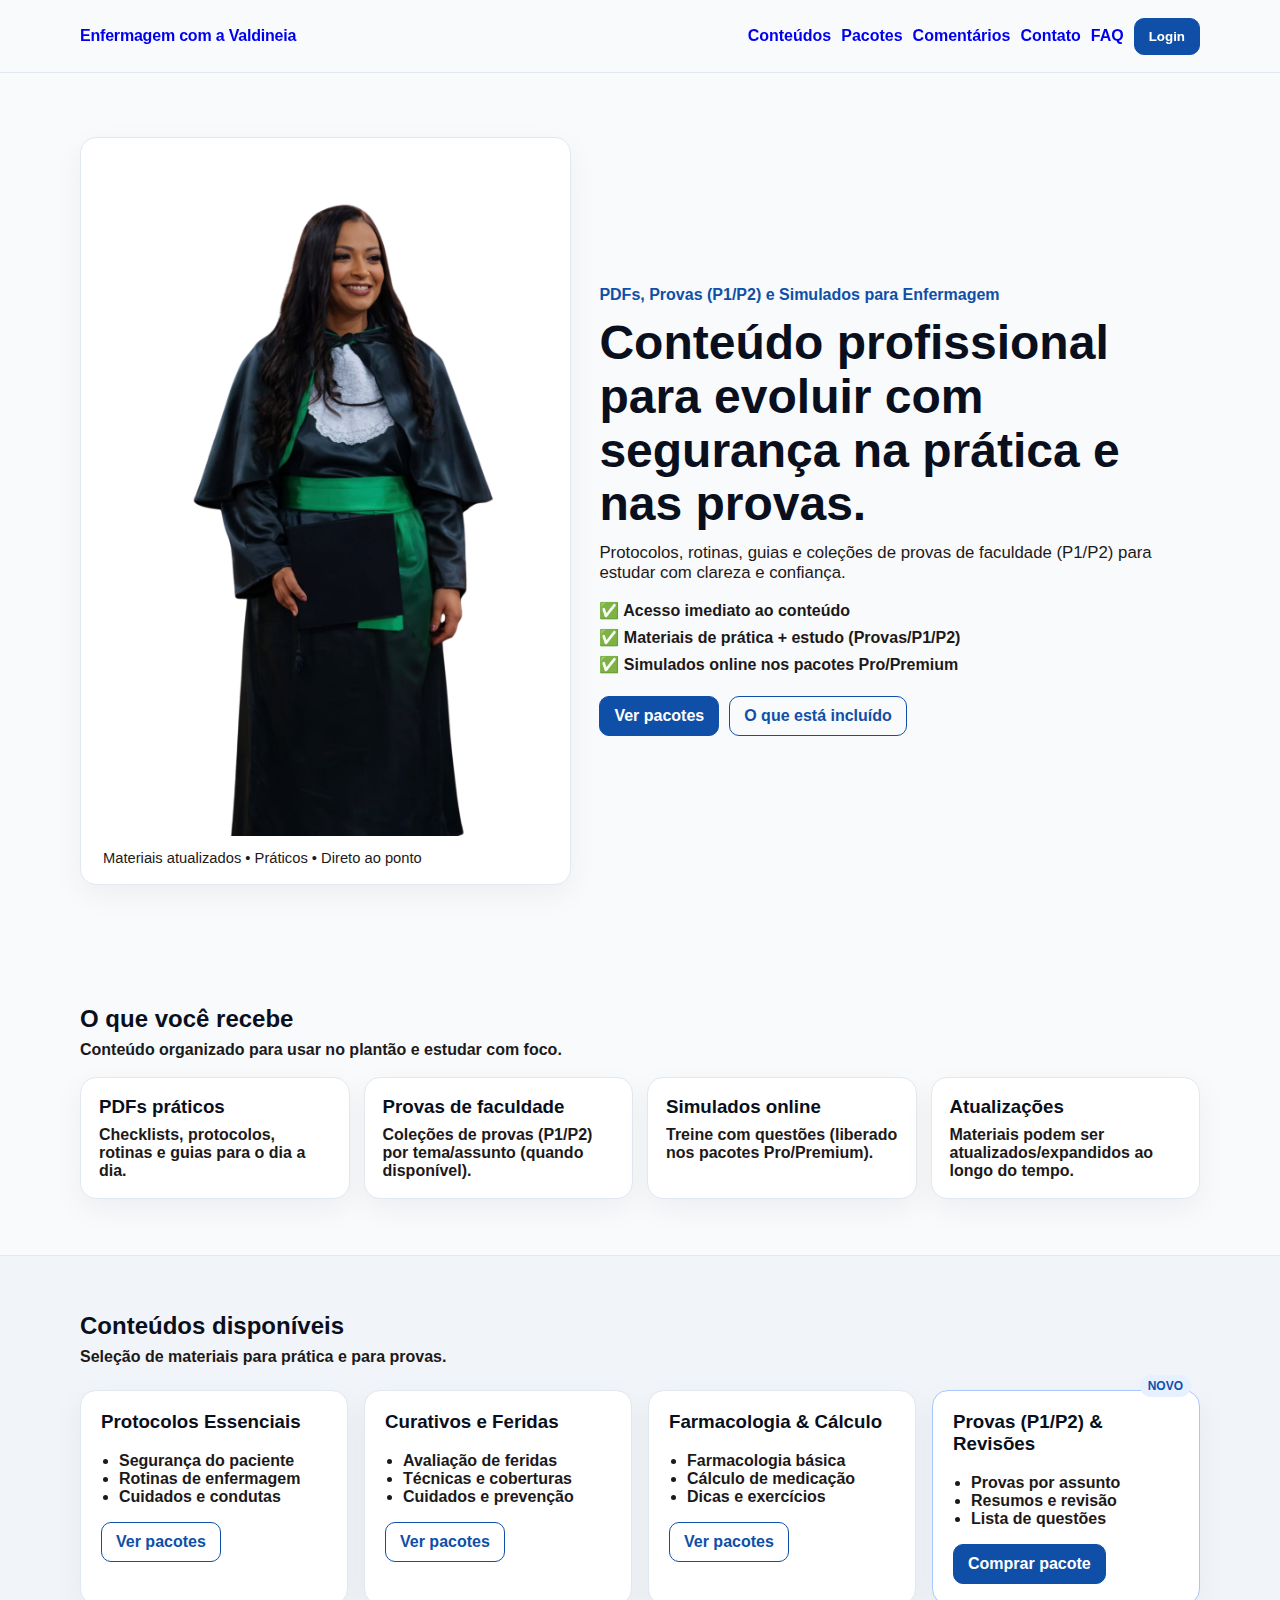
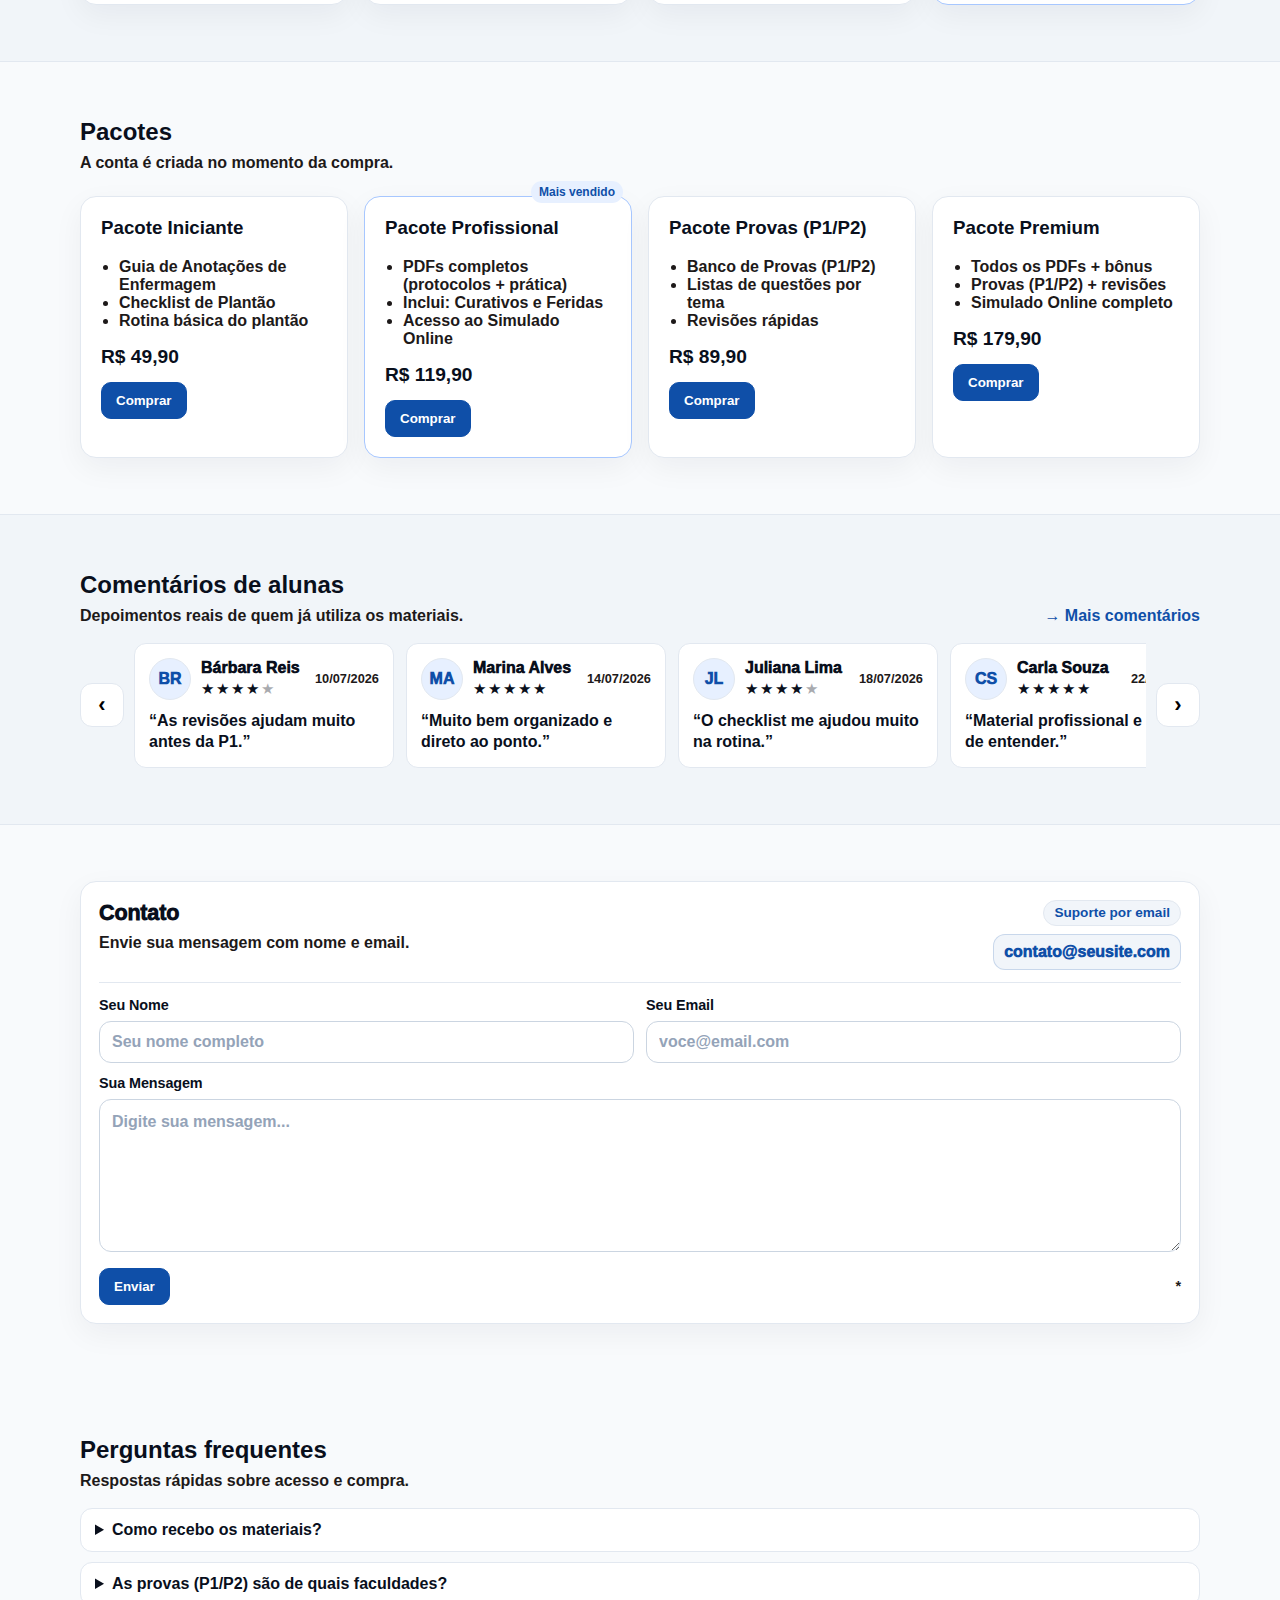
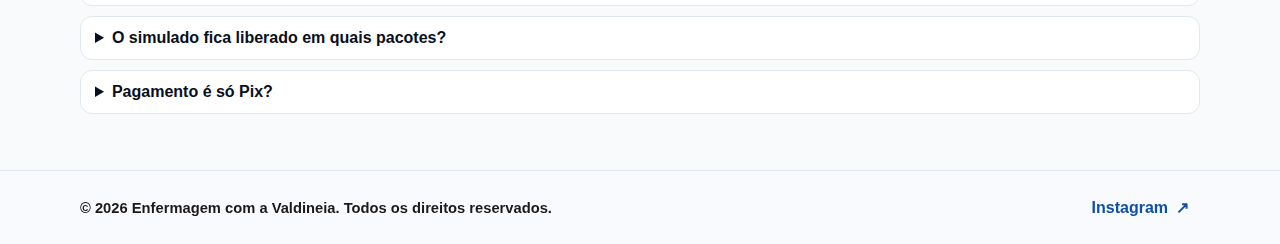
<file: index.html>
<!DOCTYPE html>
<html lang="pt-BR">
  <head>
    <meta charset="UTF-8" />
    <meta name="viewport" content="width=device-width, initial-scale=1.0" />
    <title>Enfermagem com a Valdineia</title>
    <link rel="stylesheet" href="styles.css" />
  </head>

  <body>
    <header class="header">
      <div class="container nav">
        <a href="index.html" class="brand">Enfermagem com a Valdineia</a>
            <button id="menuBtn" class="menu-btn" type="button" aria-label="Abrir menu" aria-expanded="false">
              <span class="menu-text">Menu</span>
              <span class="menu-bars" aria-hidden="true"></span>
            </button>

        <nav id="mobileNav" class="nav-actions">
          <a href="#conteudos" class="link">Conteúdos</a>
          <a href="#pacotes" class="link">Pacotes</a>
          <a href="#comentarios" class="link">Comentários</a>
          <a href="#contato" class="link">Contato</a>
          <a href="#faq" class="link">FAQ</a>
          <a id="profileLink" class="btn btn-ghost hidden" href="profile.html">Meu Perfil</a>
          <button id="openLogin" class="btn" type="button">Login</button>
          <button id="logoutBtn" class="btn btn-ghost hidden" type="button">Sair</button>
        </nav>
      </div>

      <!-- Fundo escuro ao abrir menu -->
      <div id="menuBackdrop" class="menu-backdrop hidden" aria-hidden="true"></div>
    </header>

    <main>
      <section class="hero">
        <div class="container hero-grid">
          <div class="hero-card">
            <img src="assets/valdineia-placeholder.png" alt="Foto da Valdineia" />
            <p class="muted">Materiais atualizados • Práticos • Direto ao ponto</p>
          </div>

          <div>
            <p class="eyebrow">PDFs, Provas (P1/P2) e Simulados para Enfermagem</p>
            <h1 class="hero-title">Conteúdo profissional para evoluir com segurança na prática e nas provas.</h1>

            <p class="hero-text">
              Protocolos, rotinas, guias e coleções de provas de faculdade (P1/P2) para estudar com clareza e confiança.
            </p>

            <ul class="hero-badges">
              <li>✅ Acesso imediato ao conteúdo</li>
              <li>✅ Materiais de prática + estudo (Provas/P1/P2)</li>
              <li>✅ Simulados online nos pacotes Pro/Premium</li>
            </ul>

            <div class="hero-cta">
              <a class="btn" href="#pacotes">Ver pacotes</a>
              <a class="btn btn-ghost" href="#conteudos">O que está incluído</a>
            </div>
          </div>
        </div>
      </section>

      <!-- O QUE VOCÊ RECEBE -->
      <section class="section">
        <div class="container">
          <div class="section-head">
            <h2>O que você recebe</h2>
            <p>Conteúdo organizado para usar no plantão e estudar com foco.</p>
          </div>

          <div class="info-grid">
            <article class="info-card">
              <h3>PDFs práticos</h3>
              <p class="muted">Checklists, protocolos, rotinas e guias para o dia a dia.</p>
            </article>

            <article class="info-card">
              <h3>Provas de faculdade</h3>
              <p class="muted">Coleções de provas (P1/P2) por tema/assunto (quando disponível).</p>
            </article>

            <article class="info-card">
              <h3>Simulados online</h3>
              <p class="muted">Treine com questões (liberado nos pacotes Pro/Premium).</p>
            </article>

            <article class="info-card">
              <h3>Atualizações</h3>
              <p class="muted">Materiais podem ser atualizados/expandidos ao longo do tempo.</p>
            </article>
          </div>
        </div>
      </section>

      <!-- CONTEÚDOS -->
      <section id="conteudos" class="section soft">
        <div class="container">
          <div class="section-head">
            <h2>Conteúdos disponíveis</h2>
            <p>Seleção de materiais para prática e para provas.</p>
          </div>

          <div class="cards">
            <article class="card">
              <h3>Protocolos Essenciais</h3>
              <ul>
                <li>Segurança do paciente</li>
                <li>Rotinas de enfermagem</li>
                <li>Cuidados e condutas</li>
              </ul>
              <a class="btn btn-ghost" href="#pacotes">Ver pacotes</a>
            </article>

            <article class="card">
              <h3>Curativos e Feridas</h3>
              <ul>
                <li>Avaliação de feridas</li>
                <li>Técnicas e coberturas</li>
                <li>Cuidados e prevenção</li>
              </ul>
              <a class="btn btn-ghost" href="#pacotes">Ver pacotes</a>
            </article>

            <article class="card">
              <h3>Farmacologia & Cálculo</h3>
              <ul>
                <li>Farmacologia básica</li>
                <li>Cálculo de medicação</li>
                <li>Dicas e exercícios</li>
              </ul>
              <a class="btn btn-ghost" href="#pacotes">Ver pacotes</a>
            </article>

            <article class="card featured">
              <span class="tag">NOVO</span>
              <h3>Provas (P1/P2) & Revisões</h3>
              <ul>
                <li>Provas por assunto</li>
                <li>Resumos e revisão</li>
                <li>Lista de questões</li>
              </ul>
              <a class="btn" href="#pacotes">Comprar pacote</a>
            </article>
          </div>
        </div>
      </section>

      <!-- PACOTES -->
      <section id="pacotes" class="section">
        <div class="container">
          <div class="section-head">
            <h2>Pacotes</h2>
            <p>A conta é criada no momento da compra.</p>
          </div>

          <div class="cards">
            <article class="card">
              <h3>Pacote Iniciante</h3>
              <ul>
                <li>Guia de Anotações de Enfermagem</li>
                <li>Checklist de Plantão</li>
                <li>Rotina básica do plantão</li>
              </ul>
              <strong>R$ 49,90</strong>
              <button
                class="btn buy-btn"
                data-name="Pacote Iniciante"
                data-price="R$ 49,90"
                data-simulado="false"
                data-pdfs="Guia de Anotações de Enfermagem|Checklist de Plantão|Rotina Básica do Plantão"
                type="button"
              >
                Comprar
              </button>
            </article>

            <article class="card featured">
              <span class="tag">Mais vendido</span>
              <h3>Pacote Profissional</h3>
              <ul>
                <li>PDFs completos (protocolos + prática)</li>
                <li>Inclui: Curativos e Feridas</li>
                <li>Acesso ao Simulado Online</li>
              </ul>
              <strong>R$ 119,90</strong>
              <button
                class="btn buy-btn"
                data-name="Pacote Profissional"
                data-price="R$ 119,90"
                data-simulado="true"
                data-pdfs="Guia de Anotações de Enfermagem|Checklist de Plantão|Protocolos Essenciais|Segurança do Paciente|Curativos e Feridas"
                type="button"
              >
                Comprar
              </button>
            </article>

            <article class="card">
              <h3>Pacote Provas (P1/P2)</h3>
              <ul>
                <li>Banco de Provas (P1/P2)</li>
                <li>Listas de questões por tema</li>
                <li>Revisões rápidas</li>
              </ul>
              <strong>R$ 89,90</strong>
              <button
                class="btn buy-btn"
                data-name="Pacote Provas (P1/P2)"
                data-price="R$ 89,90"
                data-simulado="false"
                data-pdfs="Provas P1 (seleção)|Provas P2 (seleção)|Questões por tema|Revisão rápida"
                type="button"
              >
                Comprar
              </button>
            </article>

            <article class="card">
              <h3>Pacote Premium</h3>
              <ul>
                <li>Todos os PDFs + bônus</li>
                <li>Provas (P1/P2) + revisões</li>
                <li>Simulado Online completo</li>
              </ul>
              <strong>R$ 179,90</strong>
              <button
                class="btn buy-btn"
                data-name="Pacote Premium"
                data-price="R$ 179,90"
                data-simulado="true"
                data-pdfs="Guia de Anotações de Enfermagem|Checklist de Plantão|Protocolos Essenciais|Segurança do Paciente|Curativos e Feridas|Farmacologia Básica|Cálculo de Medicação|Provas P1 (seleção)|Provas P2 (seleção)|Questões por tema|Revisão rápida"
                type="button"
              >
                Comprar
              </button>
            </article>
          </div>
        </div>
      </section>

      <!-- COMENTÁRIOS -->
      <section id="comentarios" class="section soft">
        <div class="container">
          <div class="comments-head">
            <div class="section-head">
              <h2>Comentários de alunas</h2>
              <p>Depoimentos reais de quem já utiliza os materiais.</p>
            </div>
            <a class="more-link" href="comentarios.html">→ Mais comentários</a>
          </div>

          <div class="carousel">
            <button class="carousel-btn" id="prevComment" type="button" aria-label="Voltar">‹</button>
            <div class="carousel-track" id="commentsTrack" aria-live="polite"></div>
            <button class="carousel-btn" id="nextComment" type="button" aria-label="Avançar">›</button>
          </div>
        </div>
      </section>

      <!-- CONTATO -->
      <section id="contato" class="section">
        <div class="container">
          <div class="contact-mini">
            <div class="contact-mini-head">
              <div>
                <h2 class="contact-mini-title">Contato</h2>
                <p class="contact-mini-desc">
                  Envie sua mensagem com nome e email.
                </p>
              </div>

              <div class="contact-mini-meta">
                <span class="pill">Suporte por email</span>
                <a class="contact-mini-email" href="mailto:contato@seusite.com">contato@seusite.com</a>
              </div>
            </div>

            <form id="contactFormIndex" class="contact-mini-form">
              <div class="contact-mini-grid">
                <label class="field">
                  <span class="field-label">Seu Nome</span>
                  <input id="contactNameIndex" class="field-input" type="text" placeholder="Seu nome completo" required />
                </label>

                <label class="field">
                  <span class="field-label">Seu Email</span>
                  <input id="contactEmailIndex" class="field-input" type="email" placeholder="voce@email.com" required />
                </label>
              </div>

              <label class="field">
                <span class="field-label">Sua Mensagem</span>
                <textarea
                  id="contactMsgIndex"
                  class="field-input field-textarea"
                  rows="6"
                  placeholder="Digite sua mensagem..."
                  required
                ></textarea>
              </label>

              <div class="contact-mini-actions">
                <button class="btn" type="submit">Enviar</button>
                <p class="contact-note">*</p>
              </div>
            </form>
          </div>
        </div>
      </section>

      <!-- FAQ -->
      <section id="faq" class="section">
        <div class="container">
          <div class="section-head">
            <h2>Perguntas frequentes</h2>
            <p>Respostas rápidas sobre acesso e compra.</p>
          </div>

          <div class="faq">
            <details class="faq-item">
              <summary>Como recebo os materiais?</summary>
              <p class="muted">Após a compra, sua conta é criada e você terá acesso pelo seu perfil.</p>
            </details>

            <details class="faq-item">
              <summary>As provas (P1/P2) são de quais faculdades?</summary>
              <p class="muted">
                As coleções dependem do material disponível. O pacote é organizado por temas/assuntos para facilitar o estudo.
              </p>
            </details>

            <details class="faq-item">
              <summary>O simulado fica liberado em quais pacotes?</summary>
              <p class="muted">Pacote Profissional e Pacote Premium.</p>
            </details>

            <details class="faq-item">
              <summary>Pagamento é só Pix?</summary>
              <p class="muted">Sim, no momento está configurado apenas Pix.</p>
            </details>
          </div>
        </div>
      </section>
    </main>

    <!-- LOGIN -->
    <dialog id="loginDialog">
      <form id="loginForm" class="form" method="dialog">
        <h3>Entrar</h3>

        <label class="field">
          <span class="field-label">Email</span>
          <input id="loginEmail" class="field-input" type="email" required placeholder="voce@email.com" />
        </label>

        <label class="field">
          <span class="field-label">Senha</span>
          <input id="loginPassword" class="field-input" type="password" required placeholder="Sua senha" />
        </label>

        <div class="dialog-actions">
          <button type="button" class="btn btn-ghost" id="closeLogin">Cancelar</button>
          <button type="submit" class="btn">Entrar</button>
        </div>
      </form>
    </dialog>

    <!-- CHECKOUT -->
    <dialog id="checkoutDialog">
      <form id="checkoutForm" class="form" method="dialog">
        <h3>Finalizar compra e criar conta</h3>
        <p id="selectedPackage" class="muted"></p>

        <label class="field">
          <span class="field-label">Nome completo</span>
          <input id="fullName" class="field-input" type="text" required placeholder="Seu nome completo" />
        </label>

        <label class="field">
          <span class="field-label">Endereço</span>
          <input id="address" class="field-input" type="text" required placeholder="Rua, número, bairro, cidade" />
        </label>

        <label class="field">
          <span class="field-label">CPF</span>
          <input id="cpf" class="field-input" type="text" required placeholder="000.000.000-00" />
        </label>

        <label class="field">
          <span class="field-label">Email</span>
          <input id="email" class="field-input" type="email" required placeholder="voce@email.com" />
        </label>

        <label class="field">
          <span class="field-label">Senha</span>
          <input id="password" class="field-input" type="password" required minlength="6" placeholder="Mínimo 6 caracteres" />
        </label>

        <label class="field">
          <span class="field-label">Método de pagamento</span>
          <select id="paymentMethod" class="field-input" required>
            <option value="">Selecione</option>
            <option value="Pix">Pix</option>
          </select>
        </label>

        <div class="dialog-actions">
          <button type="button" class="btn btn-ghost" id="closeCheckout">Cancelar</button>
          <button type="submit" class="btn">Confirmar compra</button>
        </div>
      </form>
    </dialog>

    <!-- TOAST -->
    <div id="toast" class="toast hidden" role="status" aria-live="polite"></div>

    <!-- FOOTER -->
    <footer class="footer">
      <div class="container footer-grid">
        <p class="footer-copy">© <span id="year"></span> Enfermagem com a Valdineia. Todos os direitos reservados.</p>

        <a class="footer-instagram" href="https://instagram.com/SEU_USUARIO" target="_blank" rel="noopener">
          Instagram <span class="footer-arrow">↗</span>
        </a>
      </div>
    </footer>

    <script src="script.js"></script>
  </body>
</html>
</file>
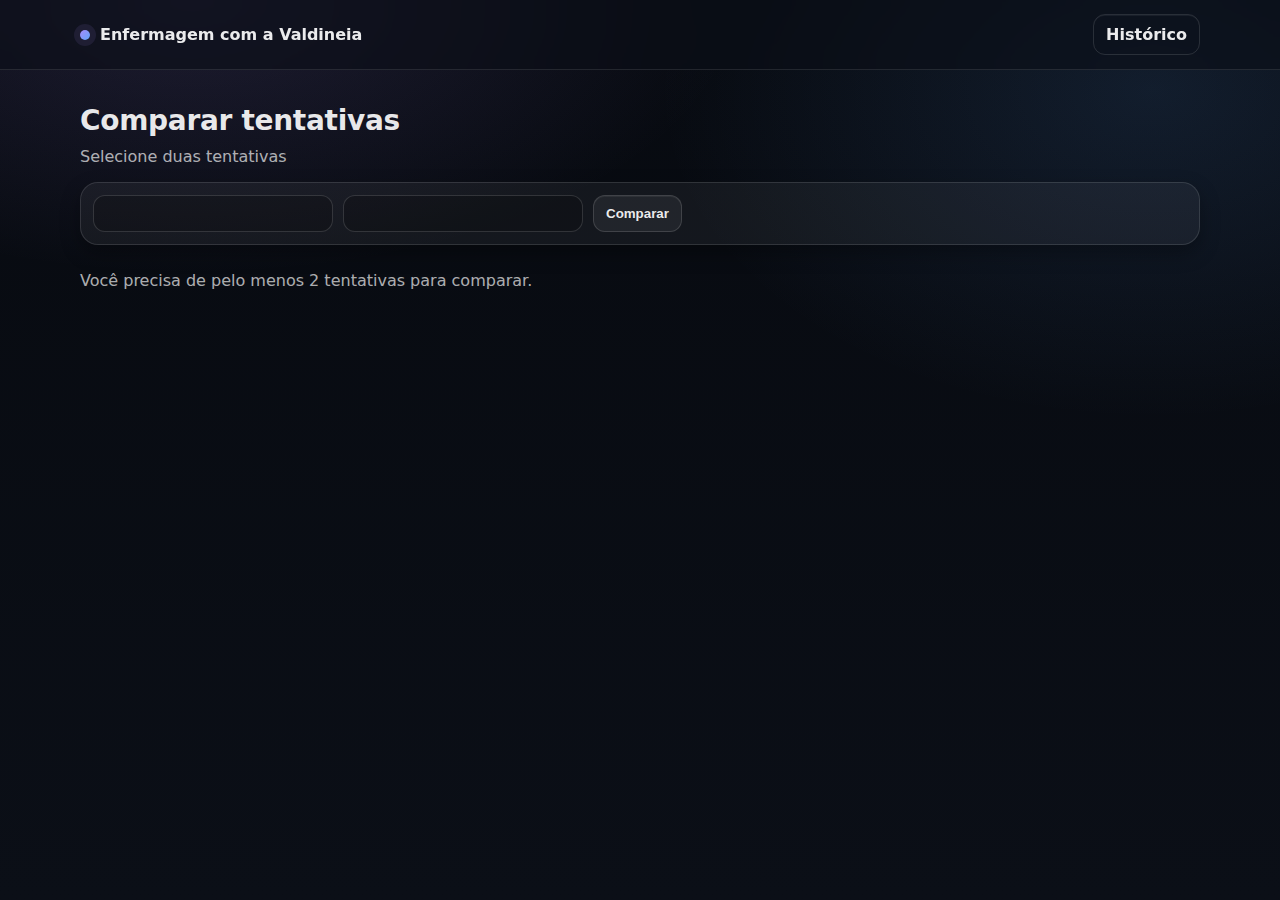
<file: comparar.html>
<!DOCTYPE html>
<html lang="pt-BR">
<head>
  <meta charset="UTF-8" />
  <meta name="viewport" content="width=device-width, initial-scale=1.0" />
  <title>Comparar Tentativas</title>
  <link rel="stylesheet" href="comparar.css" />
</head>
<body>
  <header class="header">
    <div class="container nav">
      <a href="simulados.html" class="brand">Enfermagem com a Valdineia</a>
      <nav class="nav-actions">
        <a href="historico.html" class="btn btn-ghost">Histórico</a>
      </nav>
    </div>
  </header>

  <main class="section">
    <div class="container">
      <div class="section-head">
        <h1>Comparar tentativas</h1>
        <p id="subtitle"></p>
      </div>

      <div class="compare-select">
        <select id="aSelect"></select>
        <select id="bSelect"></select>
        <button id="compareBtn" class="btn">Comparar</button>
      </div>

      <div id="result" class="compare-result"></div>
      <p id="status" class="status" aria-live="polite"></p>
    </div>
  </main>

  <script src="storage.js"></script>
  <script src="comparar.js"></script>
</body>
</html>
</file>
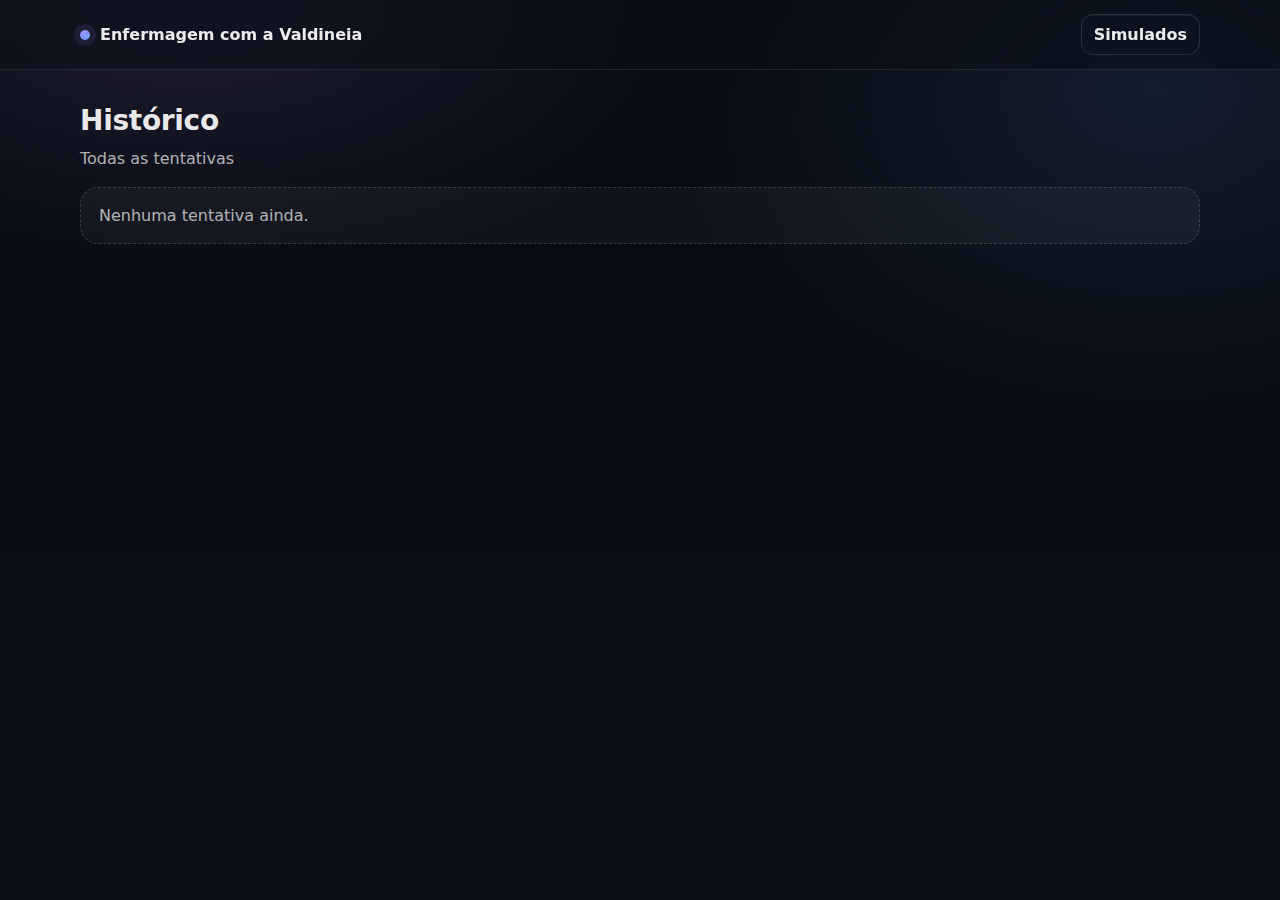
<file: historico.html>
<!DOCTYPE html>
<html lang="pt-BR">
<head>
  <meta charset="UTF-8" />
  <meta name="viewport" content="width=device-width, initial-scale=1.0" />
  <title>Histórico de Simulados</title>
  <link rel="stylesheet" href="historico.css" />
</head>
<body>
  <header class="header">
    <div class="container nav">
      <a href="simulados.html" class="brand">Enfermagem com a Valdineia</a>
      <nav class="nav-actions">
        <a href="simulados.html" class="btn btn-ghost">Simulados</a>
      </nav>
    </div>
  </header>

  <main class="section">
    <div class="container">
      <div class="section-head">
        <h1>Histórico</h1>
        <p id="subtitle"></p>
      </div>

      <div id="historyList" class="cards"></div>
      <p id="status" class="status" aria-live="polite"></p>
    </div>
  </main>

  <script src="storage.js"></script>
  <script src="historico.js"></script>
</body>
</html>
</file>
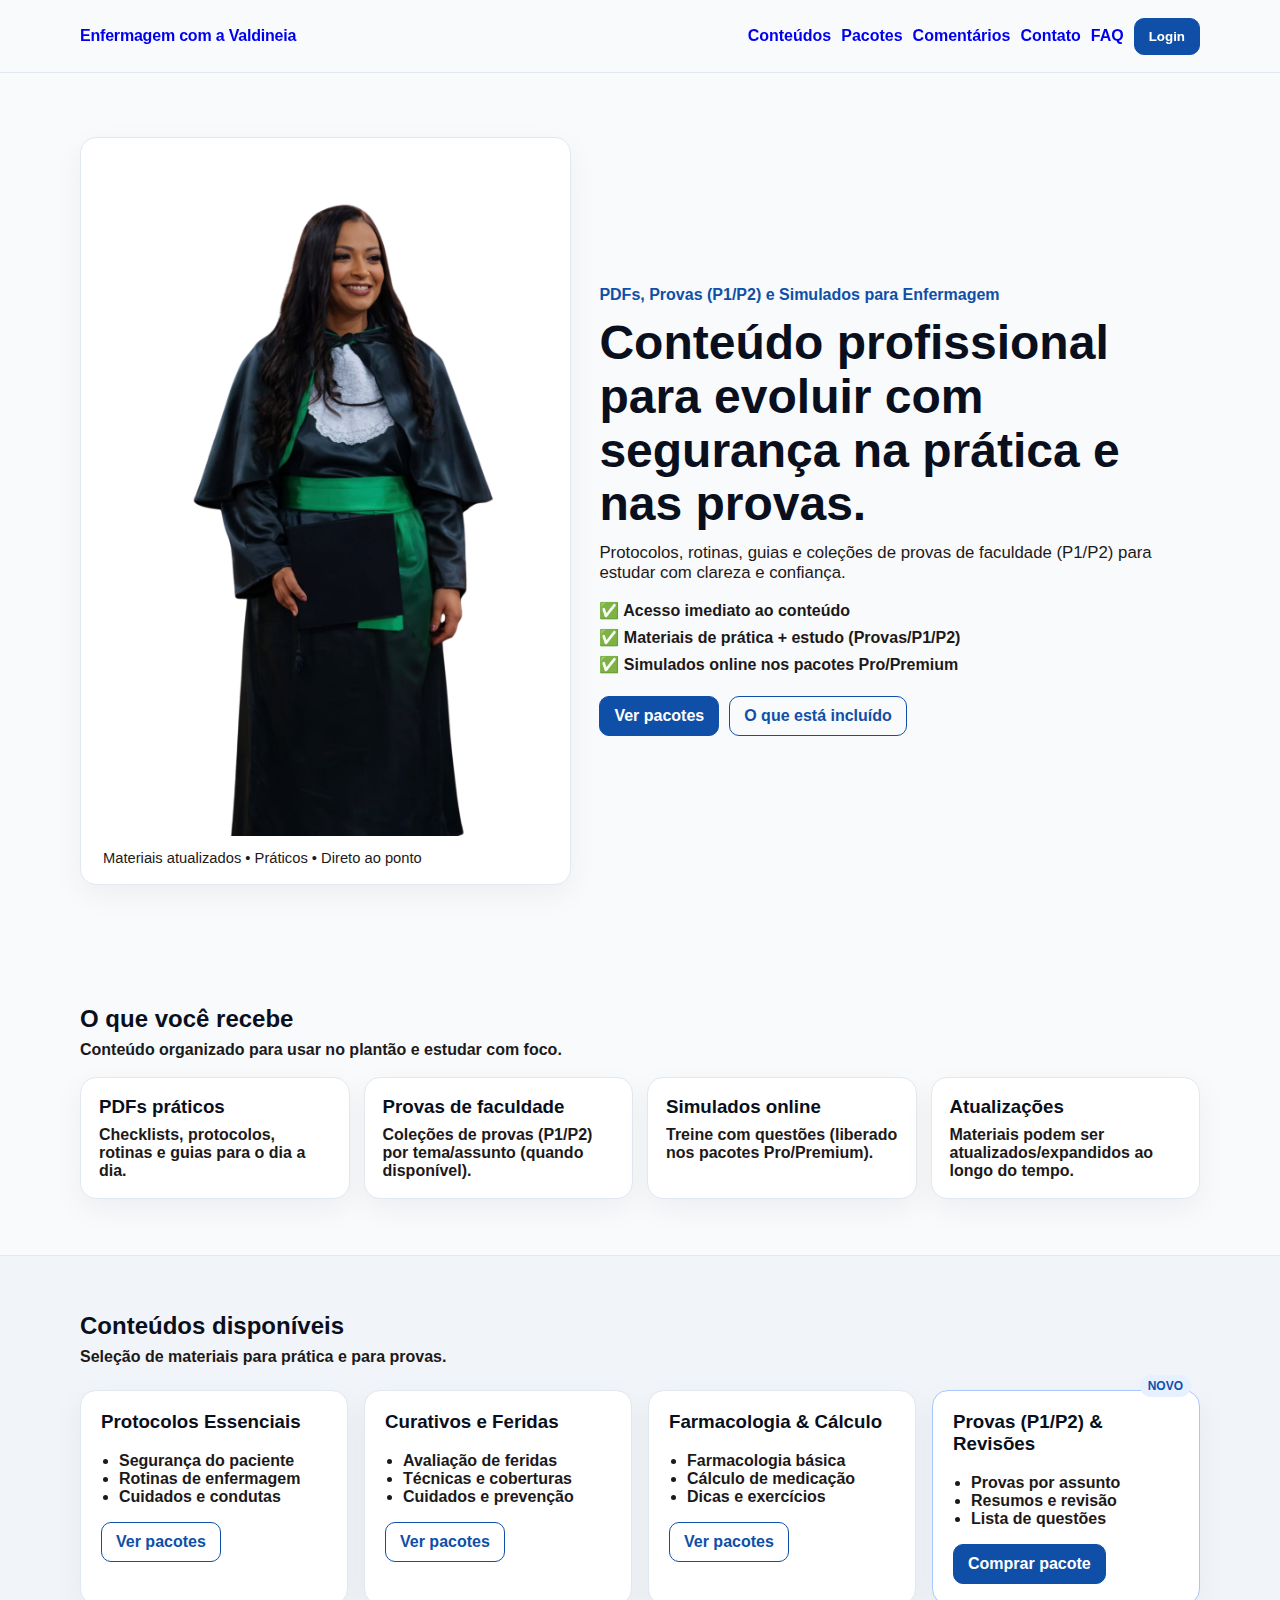
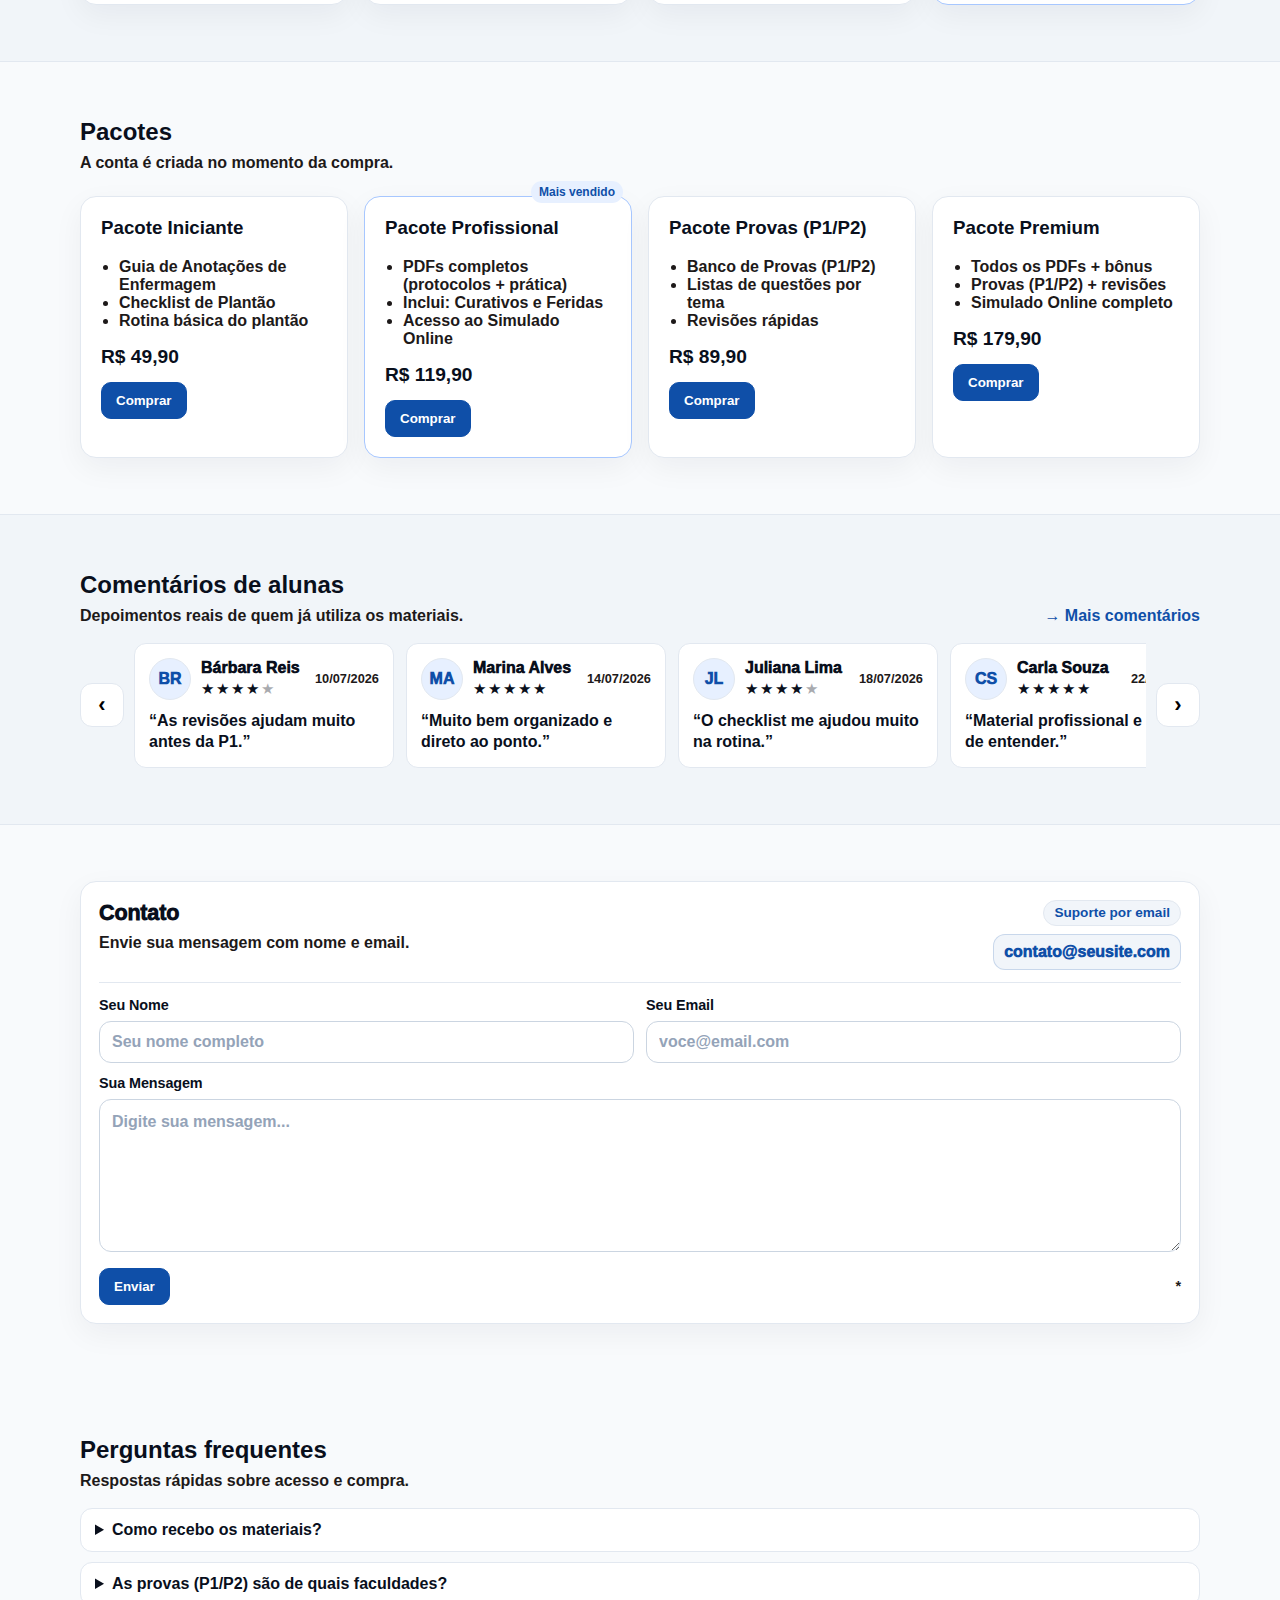
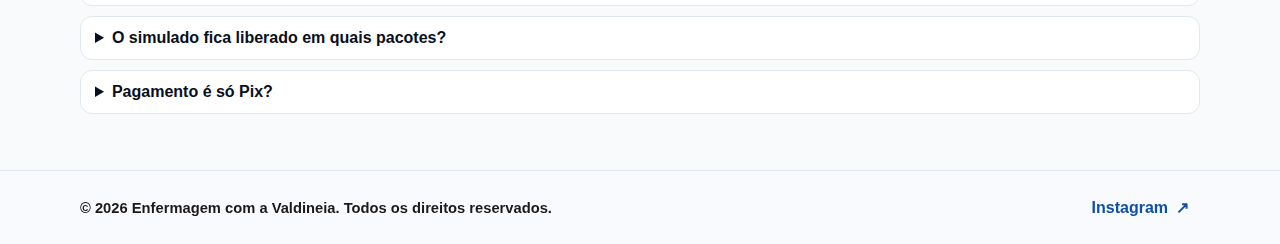
<file: profile.html>
<!DOCTYPE html>
<html lang="pt-BR">
  <head>
    <meta charset="UTF-8" />
    <meta name="viewport" content="width=device-width, initial-scale=1.0" />
    <title>Meu Perfil | Enfermagem com a Valdineia</title>
    <link rel="stylesheet" href="profile.css" />
  </head>

  <body>
    <header class="header">
  <div class="container nav">
    <a href="index.html" class="brand">Enfermagem com a Valdineia</a>

    <!-- Botão menu (mobile) -->
    <button
  id="menuBtn"
  class="menu-btn"
  type="button"
  aria-label="Abrir menu"
  aria-expanded="false"
>
<span class="menu-text">Menu</span>
  <span class="menu-bars" aria-hidden="true"></span>
</button>

    <!-- Navegação -->
    <nav id="mobileNav" class="nav-actions">
      <a href="simulados.html" id="simuladosLink" class="btn btn-ghost hidden">Simulado Online</a>
      <a href="index.html" class="btn btn-ghost">Início</a>
      <a href="#contato" class="btn btn-ghost">Contato</a>
      <button id="logoutBtn" class="btn" type="button">Sair</button>
    </nav>
  </div>

  <!-- Fundo escuro ao abrir menu -->
  <div id="menuBackdrop" class="menu-backdrop hidden" aria-hidden="true"></div>
</header>

    <main class="section">
      <div class="container">
        <!-- CABEÇALHO -->
        <section class="profile-head-card">
          <img id="profileAvatar" class="profile-avatar" alt="Foto do perfil" />

          <div class="profile-head-text">
            <h1 id="profileTitle" class="profile-title">Meu Perfil</h1>
            <p id="profileSubtitle" class="profile-subtitle"></p>

            <div class="profile-head-actions">
              <button id="changePhotoBtn" class="btn btn-small btn-ghost" type="button">
                Alterar foto
              </button>

              <input id="avatarFileProfile" type="file" accept="image/*" class="hidden" />
              <small class="muted">JPG/PNG • Recomendado até 1,2MB</small>
            </div>
          </div>
        </section>

        <div class="profile-grid">
          <article class="card profile-card">
            <div class="card-head">
              <h2>Downloads</h2>
              <span class="pill" id="pdfCount">0</span>
            </div>
            <p class="muted profile-hint">Seus materiais liberados aparecem aqui.</p>
            <ul id="pdfList" class="list-clean"></ul>
          </article>

          <article class="card profile-card">
            <div class="card-head">
              <h2>Minhas compras</h2>
              <span class="pill" id="purchaseCount">0</span>
            </div>
            <p class="muted profile-hint">Histórico de compras e datas.</p>
            <ul id="purchaseList" class="list-clean"></ul>
          </article>
        </div>

        <section class="card profile-card profile-comment">
          <div class="card-head">
            <h2>Enviar comentário</h2>
            <span class="pill">Opcional</span>
          </div>

          <form id="commentForm" class="form profile-form">
            <label for="commentRating">Sua nota</label>
            <select id="commentRating" required>
              <option value="5">★★★★★ (5)</option>
              <option value="4">★★★★☆ (4)</option>
              <option value="3">★★★☆☆ (3)</option>
              <option value="2">★★☆☆☆ (2)</option>
              <option value="1">★☆☆☆☆ (1)</option>
            </select>

            <label for="commentText">Seu comentário</label>
            <textarea id="commentText" rows="4" required placeholder="Conte sua experiência com os materiais"></textarea>

            <div class="profile-form-actions">
              <button type="submit" class="btn">Publicar</button>
              <span class="muted">Seu comentário aparece na página inicial.</span>
            </div>
          </form>
        </section>

        <!-- CONTATO -->
      <section id="contato" class="section">
        <div class="container">
          <div class="contact-mini">
            <div class="contact-mini-head">
              <div>
                <h2 class="contact-mini-title">Contato</h2>
                <p class="contact-mini-desc">
                  Envie sua mensagem com nome e email.
                </p>
              </div>

              <div class="contact-mini-meta">
                <span class="pill">Suporte por email</span>
                <a class="contact-mini-email" href="mailto:contato@seusite.com">contato@seusite.com</a>
              </div>
            </div>

            <form id="contactFormIndex" class="contact-mini-form">
              <div class="contact-mini-grid">
                <label class="field">
                  <span class="field-label">Seu Nome</span>
                  <input id="contactNameIndex" class="field-input" type="text" placeholder="Seu nome completo" required />
                </label>

                <label class="field">
                  <span class="field-label">Seu Email</span>
                  <input id="contactEmailIndex" class="field-input" type="email" placeholder="voce@email.com" required />
                </label>
              </div>

              <label class="field">
                <span class="field-label">Sua Mensagem</span>
                <textarea
                  id="contactMsgIndex"
                  class="field-input field-textarea"
                  rows="6"
                  placeholder="Digite sua mensagem..."
                  required
                ></textarea>
              </label>

              <div class="contact-mini-actions">
                <button class="btn" type="submit">Enviar</button>
                <p class="contact-note">*</p>
              </div>
            </form>
          </div>
        </div>
      </section>
      </div>
    </main>

    <div id="toast" class="toast hidden" role="status" aria-live="polite"></div>

    <script src="profile.js"></script>
  </body>
</html>
</file>
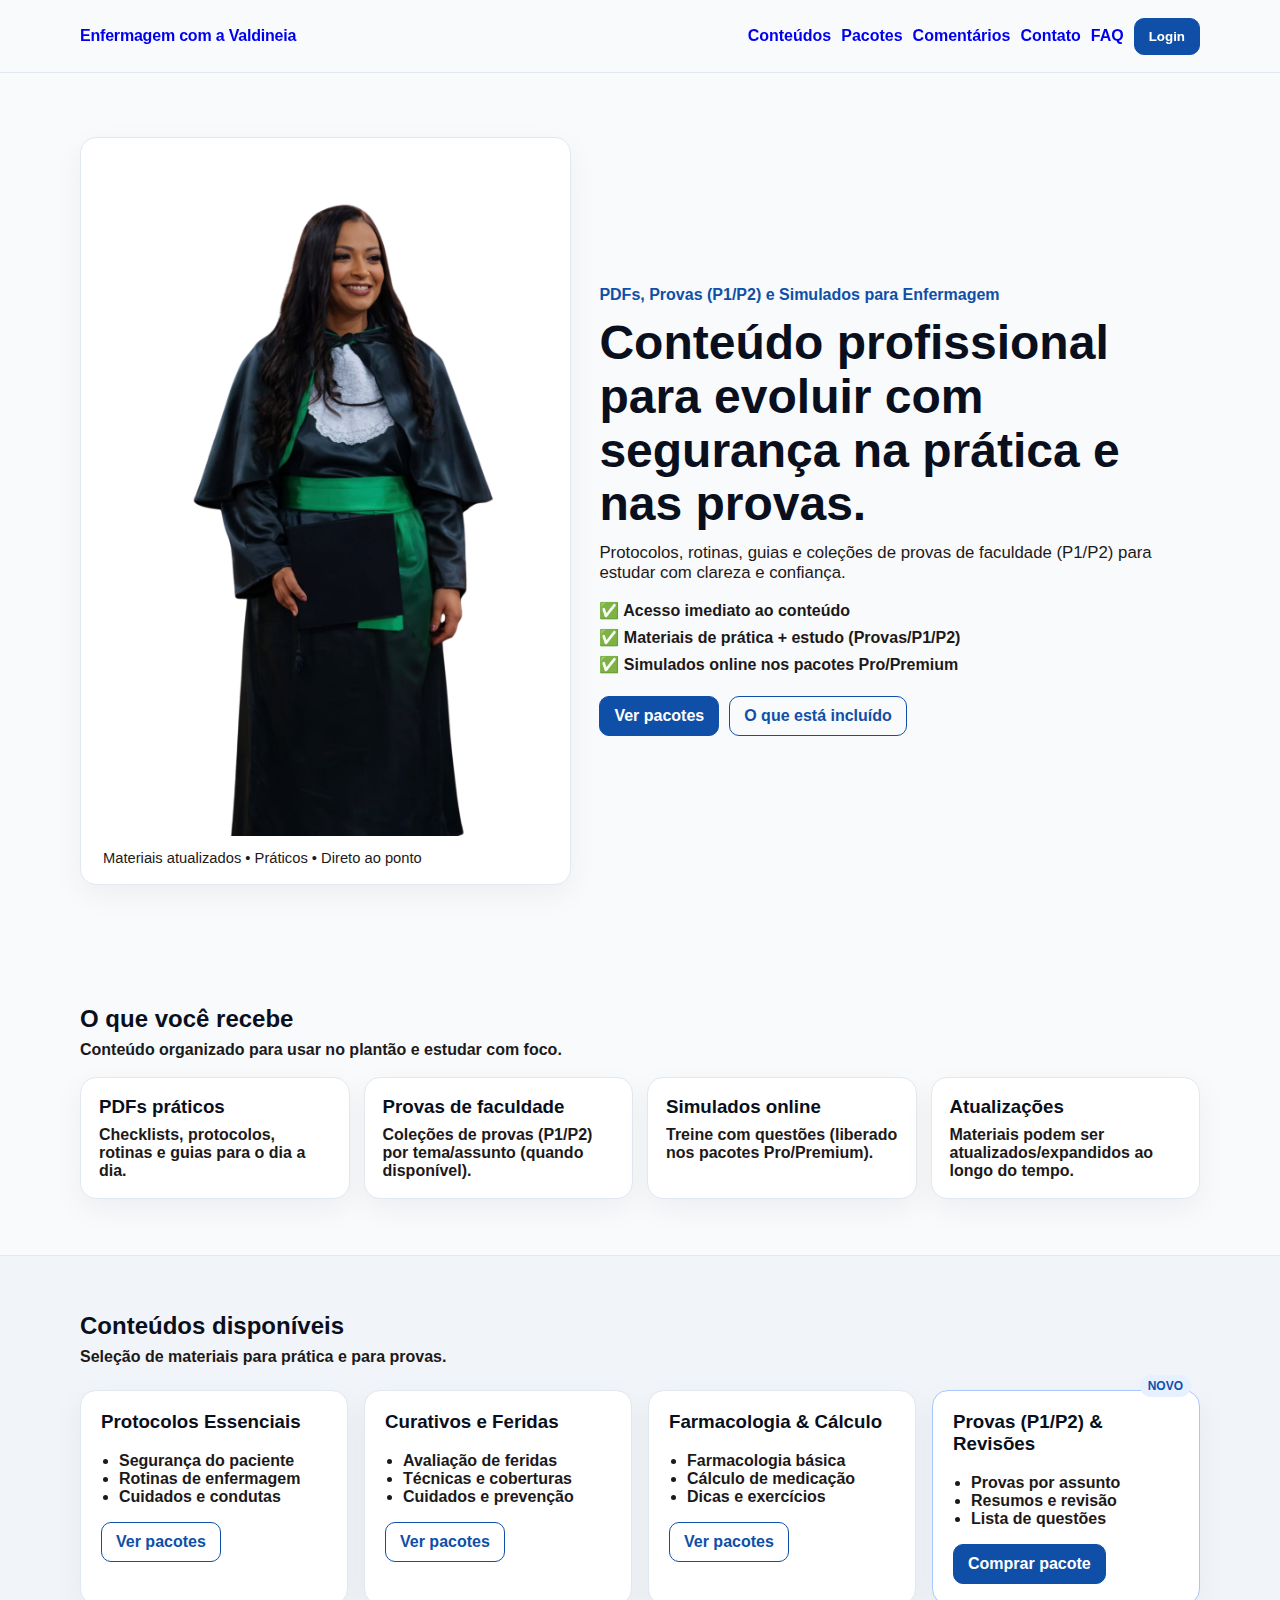
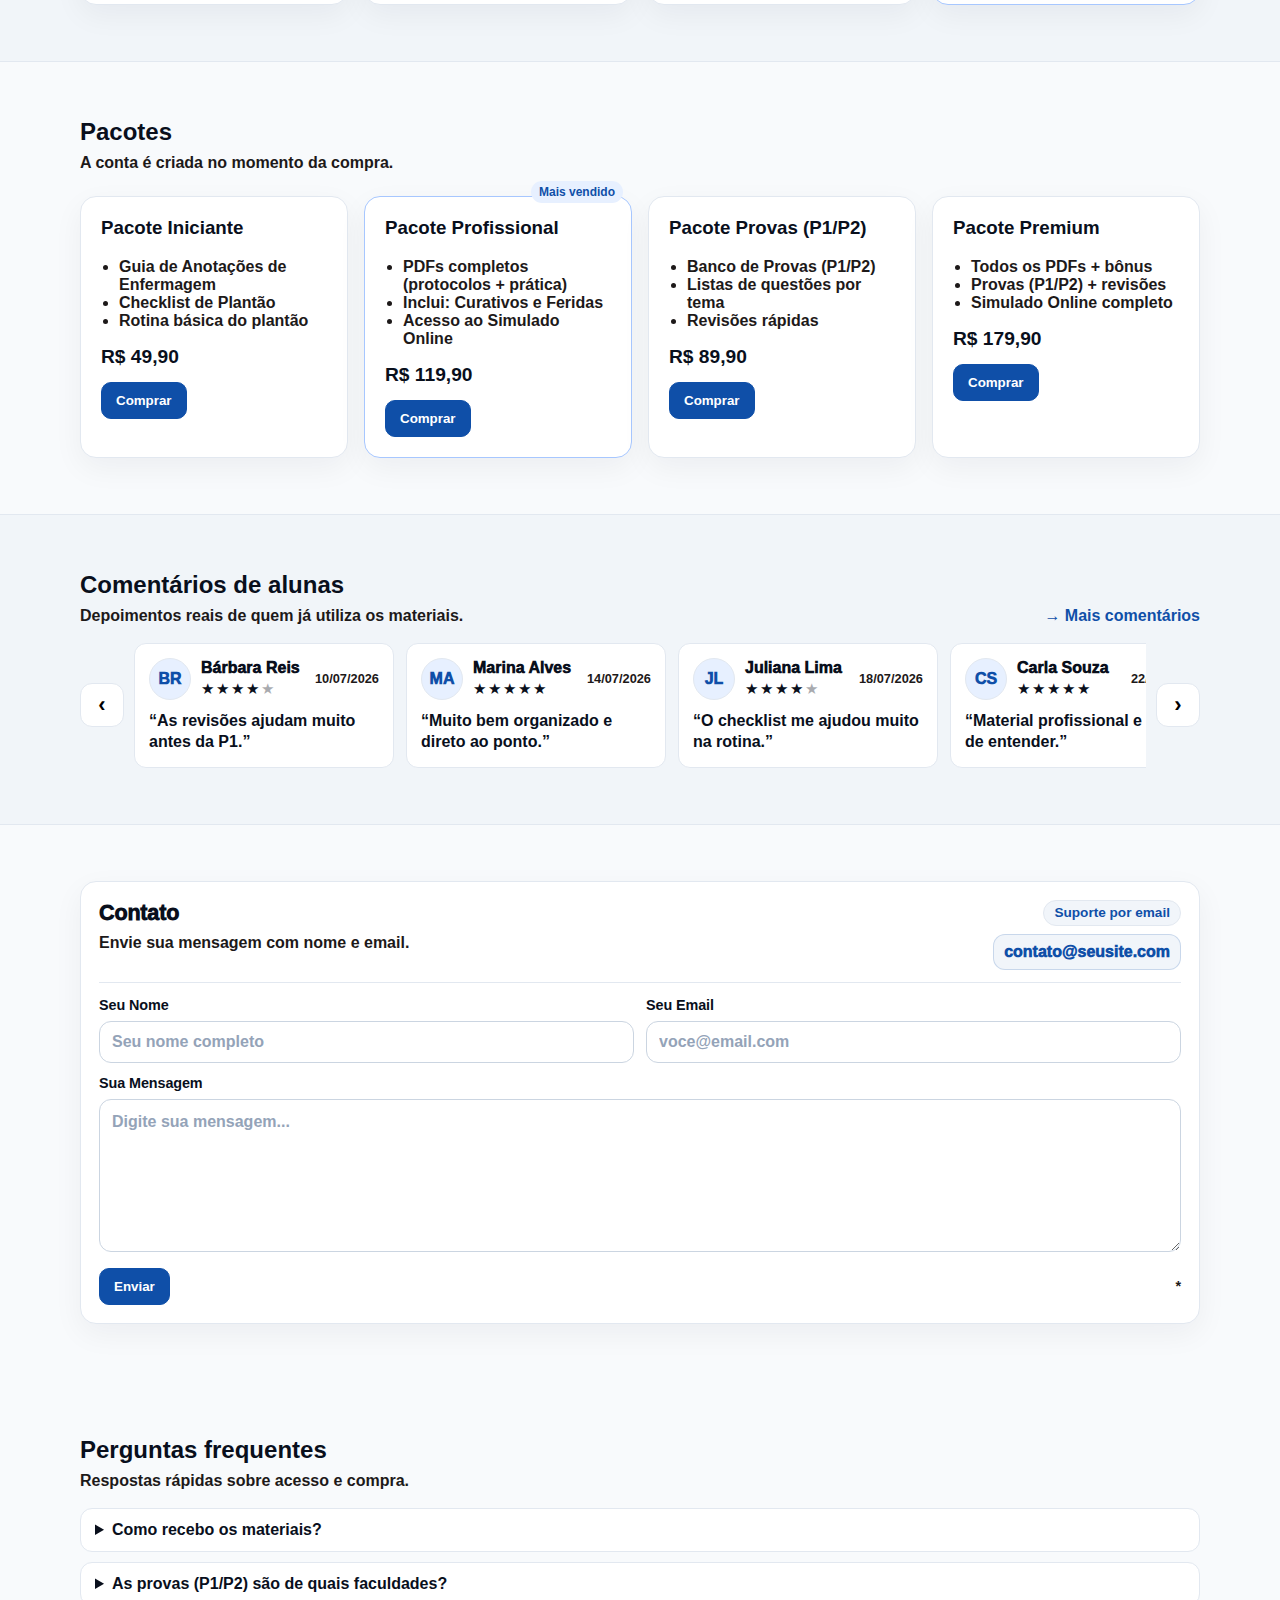
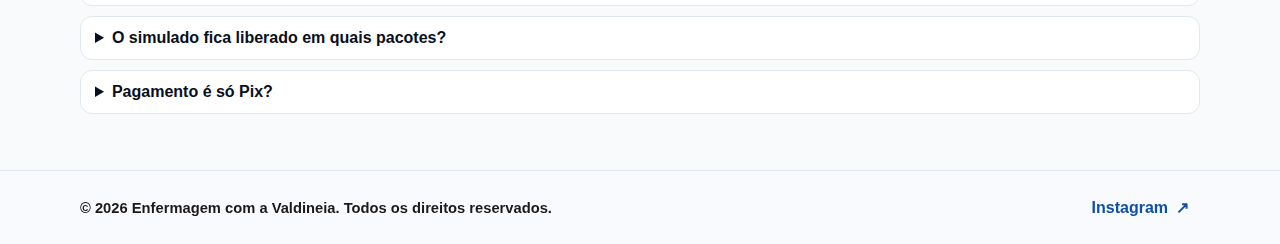
<file: simulado.html>
<!DOCTYPE html>
<html lang="pt-BR">
<head>
  <meta charset="UTF-8" />
  <meta name="viewport" content="width=device-width, initial-scale=1.0" />
  <title>Fazer Simulado</title>
  <link rel="stylesheet" href="simulado.css" />
</head>
<body>
  <header class="header">
    <div class="container nav">
      <a href="simulados.html" class="brand">Enfermagem com a Valdineia</a>
      <nav class="nav-actions">
        <button id="themeToggle" class="btn btn-ghost" type="button" aria-label="Alternar tema">🌙 Tema</button>
        <a href="historico.html" class="btn btn-ghost">Histórico</a>
        <a href="simulados.html" class="btn btn-ghost">Simulados</a>
      </nav>
    </div>
  </header>

  <main class="section">
    <div class="container">
      <div class="section-head">
        <h1 id="quizTitle">Simulado</h1>
        <p id="quizDesc"></p>
      </div>

      <div class="quiz-shell">
        <div class="progress">
          <div class="progress-top">
            <span id="progressText">Questão 1</span>
            <span id="streakText" class="streak">🔥 Sequência: 0</span>
          </div>
          <div class="bar"><div id="barFill" class="bar-fill"></div></div>
        </div>

        <section id="questionCard" class="q-card" aria-live="polite"></section>

        <div class="actions">
          <button id="nextBtn" class="btn hidden" type="button">Próxima</button>
          <button id="finishBtn" class="btn btn-ghost" type="button">Finalizar</button>
        </div>

        <p id="status" class="status" aria-live="polite"></p>
      </div>
    </div>
  </main>

  <div id="toast" class="toast hidden" role="status" aria-live="polite"></div>

  <script src="quiz-bank.js"></script>
  <script src="storage.js"></script>
  <script src="auth-guard.js"></script>
  <script src="theme.js"></script>
  <script src="simulado.js"></script>
</body>
</html>
</file>
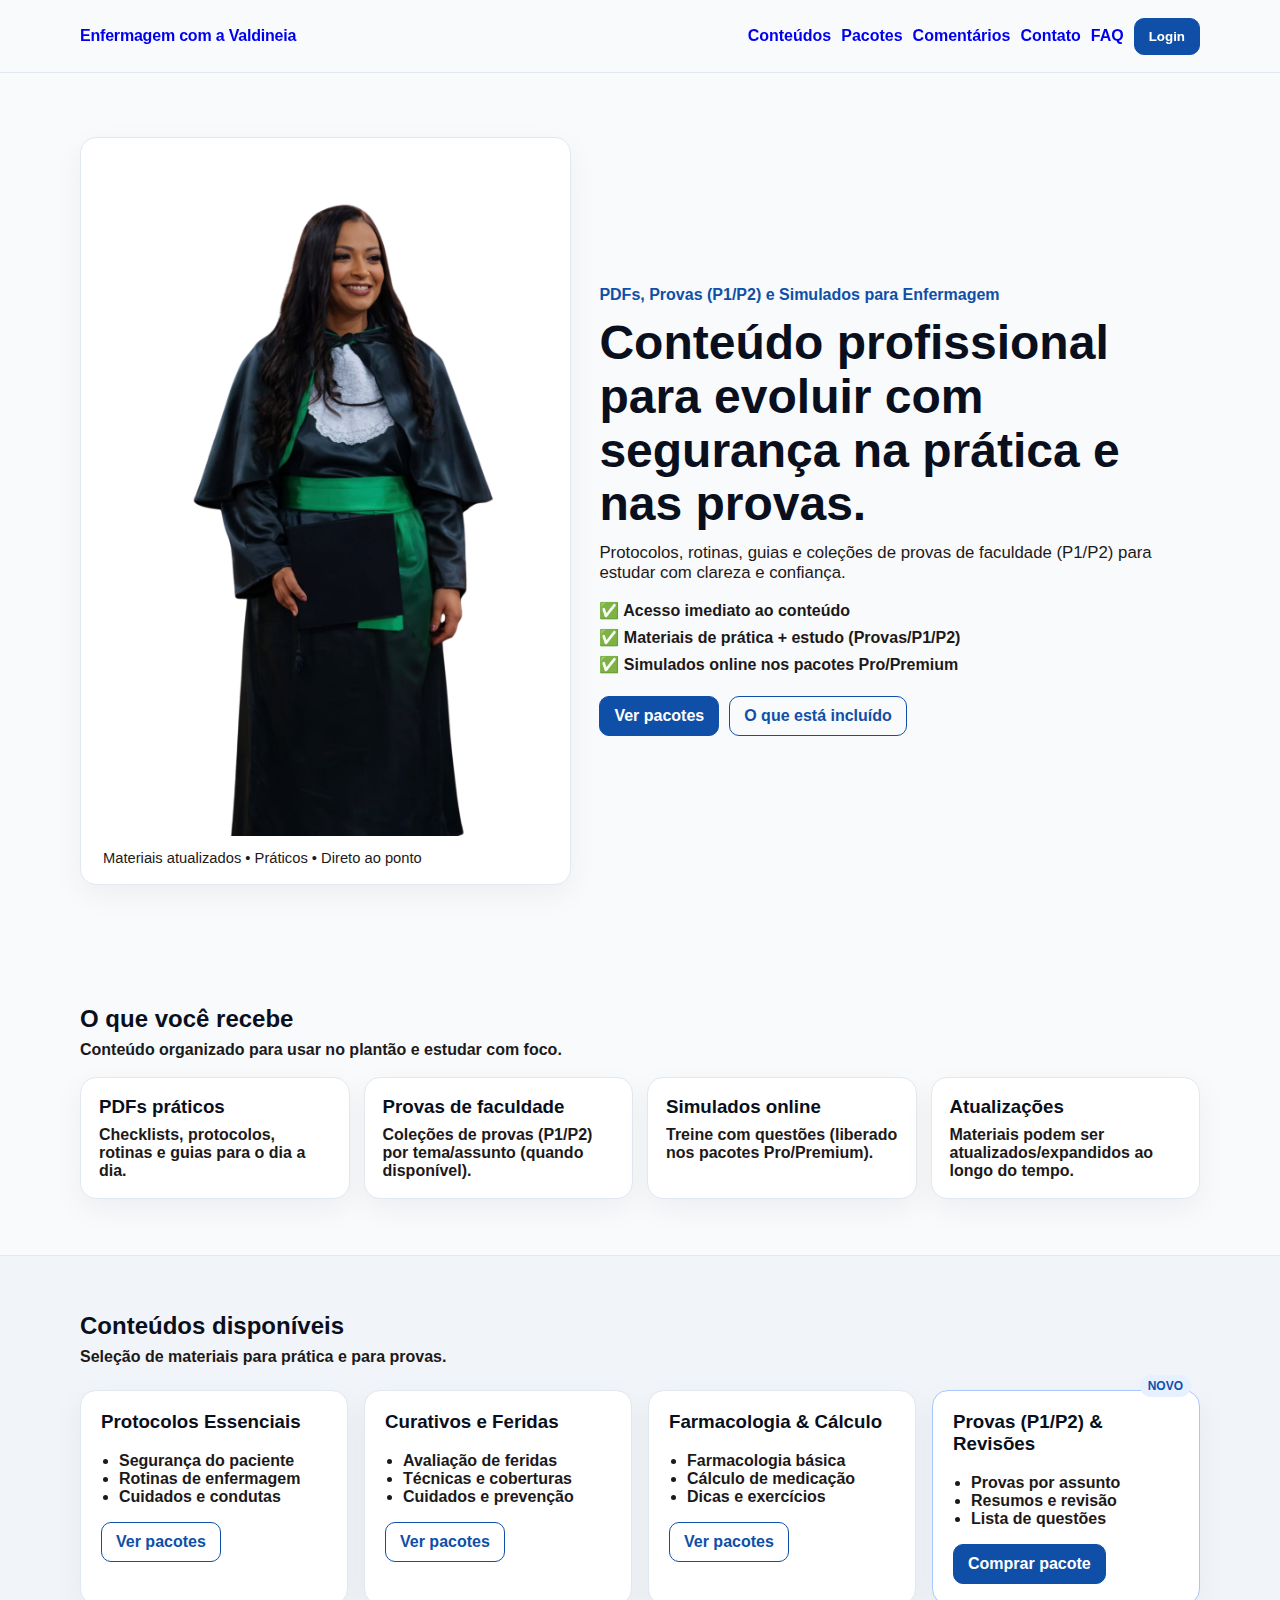
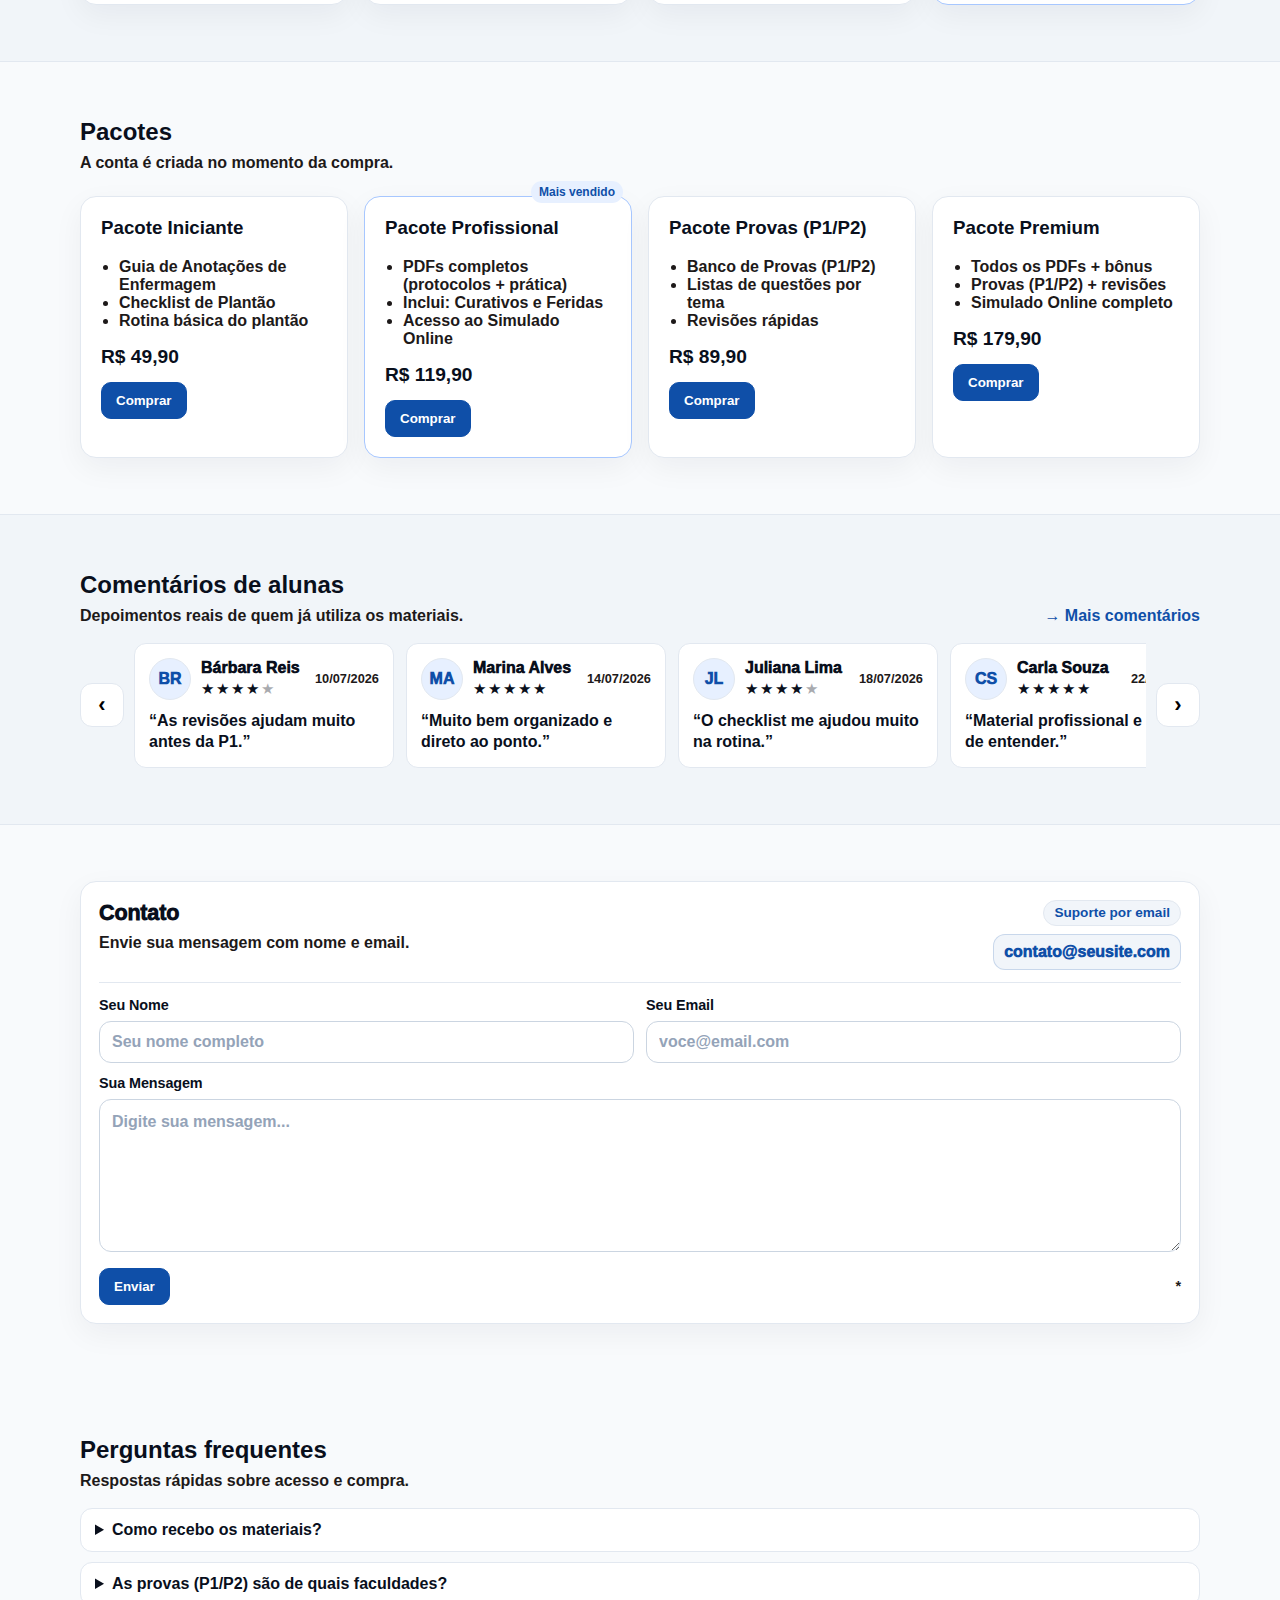
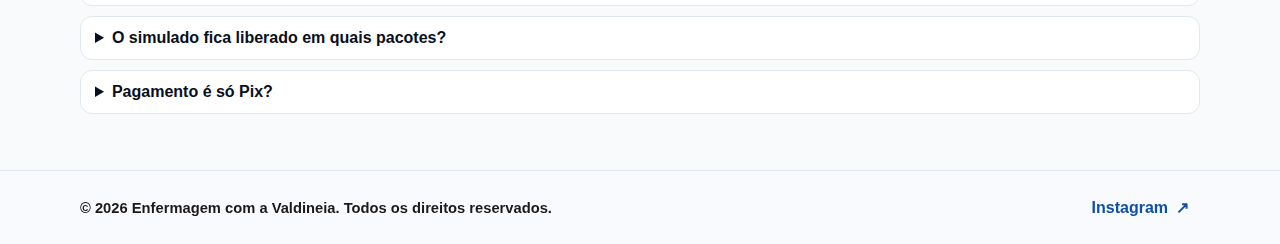
<file: simulados.html>
<!DOCTYPE html>
<html lang="pt-BR" data-theme="dark">
  <head>
    <meta charset="UTF-8" />
    <meta name="viewport" content="width=device-width, initial-scale=1.0" />
    <title>Simulado Online | Enfermagem com a Valdineia</title>

    <!-- Primeiro o menu global -->
    <link rel="stylesheet" href="menu.css" />
    <!-- Depois o CSS da página -->
    <link rel="stylesheet" href="simulados.css" />
  </head>

  <body>
    <!-- HEADER FIXO (sticky) -->
    <header class="header">
      <div class="container nav">
        <a href="index.html" class="brand">Enfermagem com a Valdineia</a>

        <button
          id="menuBtn"
          class="menu-btn"
          type="button"
          aria-label="Abrir menu"
          aria-expanded="false"
        >
          <span class="menu-text">Menu</span>
          <span class="menu-bars" aria-hidden="true"></span>
        </button>

        <nav id="mobileNav" class="nav-actions" aria-label="Ações">
          <a id="profileLink" class="btn btn-ghost" href="profile.html">Meu Perfil</a>
          <button id="themeToggle" class="btn btn-ghost" type="button" aria-label="Alternar tema"> 🌙 Tema </button>
          <button id="logoutBtn" class="btn" type="button">Sair</button>
        </nav>
      </div>

      <div id="menuBackdrop" class="menu-backdrop hidden" aria-hidden="true"></div>
    </header>

    <main class="section">
      <div class="container">
        <div class="section-head">
          <h1>Simulado Online</h1>
          <p>Disponível apenas para compras habilitadas (Profissional/Premium).</p>

          <div class="premium-bar">
            <div><strong>Premium</strong> — faça simulados, veja histórico e compare tentativas.</div>
            <span class="premium-pill" id="accessPill">Verificando acesso...</span>
          </div>
        </div>

        <div class="toolbar">
          <div class="search">
            <span class="search-ico">🔎</span>
            <input
              id="searchInput"
              type="search"
              placeholder="Pesquisar simulados (ex: Anatomia, P1, Biossegurança...)"
              autocomplete="off"
            />
          </div>

          <button id="suggestBtn" class="btn btn-ghost" type="button">
            + Sugerir simulado
          </button>
        </div>

        <div id="simuladosContainer" class="cards"></div>
      </div>
    </main>

    <p id="status" class="status" aria-live="polite"></p>

    <!-- Modal Sugestão -->
    <div id="suggestModal" class="modal hidden" aria-hidden="true">
      <div class="modal-backdrop" data-close="1"></div>

      <div class="modal-card" role="dialog" aria-modal="true" aria-labelledby="suggestTitle">
        <div class="modal-head">
          <h2 id="suggestTitle">Sugerir novo simulado</h2>
          <button class="icon-btn" type="button" data-close="1" aria-label="Fechar">✕</button>
        </div>

        <form id="suggestForm" class="modal-body">
          <label class="field">
            <span>Título do simulado</span>
            <input id="sugTitle" required placeholder="Ex: Simulado de Anatomia (Sistema Respiratório)" />
          </label>

          <label class="field">
            <span>Descrição / Conteúdo</span>
            <textarea id="sugDesc" rows="4" placeholder="Ex: Questões sobre ossos, músculos, sistemas..."></textarea>
          </label>

          <label class="field">
            <span>Seu e-mail (para avisarmos quando ficar pronto)</span>
            <input id="sugEmail" type="email" placeholder="seuemail@gmail.com" />
          </label>

          <div class="modal-actions">
            <button class="btn" type="submit">Enviar sugestão</button>
            <button class="btn btn-ghost" type="button" data-close="1">Cancelar</button>
          </div>

          <p class="hint">
            *Por enquanto a sugestão fica salva localmente. Depois vamos ligar com a API de e-mail.
          </p>
        </form>
      </div>
    </div>

    <!-- Seus scripts normais -->
    <script src="quiz-bank.js"></script>
    <script src="storage.js"></script>
    <script src="auth-guard.js"></script>

    <!-- Scripts globais -->
    <script src="menu.js"></script>
    <script src="theme.js"></script>

    <!-- Script da página -->
    <script src="simulados.js"></script>
  </body>
</html>
</file>
<file: styles.css>
:root {
  --bg: #f8fafc;
  --surface: #ffffff;
  --text: #090f1c;
  --muted: #1d1919;
  --line: #e2e8f0;
  --primary: #0f4fa8;
  --primary-dark: #0b3d82;
}

* { box-sizing: border-box; }

body {
  margin: 0;
  font-family: Inter, Arial, Helvetica, sans-serif;
  color: var(--text);
  background: var(--bg);
}

.container {
  width: min(1120px, 92%);
  margin: 0 auto;
}

.hidden { display: none !important; }

.header {
  position: sticky;
  top: 0;
  z-index: 50;
  backdrop-filter: blur(10px);
  border-bottom: 1px solid var(--line);
}

.nav {
  min-height: 72px;
  display: flex;
  justify-content: space-between;
  align-items: center;
  gap: 16px;
}

.brand {
  text-decoration: none;
  font-weight: 900;
  font-size: 1rem;
  letter-spacing: -0.2px;
}

.menu-btn{
  display: none;
  height: 42px;
  border-radius: 12px;
  border: 1px solid var(--line);
  background: rgba(255, 255, 255, 0.75);
  backdrop-filter: blur(10px);
  cursor: pointer;
  align-items: center;
  justify-content: center;
  gap: 10px;
  padding: 0 12px; 
  width: auto;   
}

.menu-text{
  font-weight: 800;
  font-size: 0.95rem;
  letter-spacing: -0.2px;
}

.menu-btn:hover {
  border-color: rgba(15, 79, 168, 0.25);
}

.menu-bars {
  position: relative;
  width: 20px;
  height: 2px;
  background: var(--text);
  border-radius: 999px;
  display: block;
}

.menu-bars::before,
.menu-bars::after {
  content: "";
  position: absolute;
  left: 0;
  width: 20px;
  height: 2px;
  background: var(--text);
  border-radius: 999px;
  transition: transform 0.15s ease, top 0.15s ease, opacity 0.15s ease;
}

.menu-bars::before { top: -6px; }
.menu-bars::after { top: 6px; }

.menu-btn.open .menu-bars { background: transparent; }
.menu-btn.open .menu-bars::before { top: 0; transform: rotate(45deg); }
.menu-btn.open .menu-bars::after { top: 0; transform: rotate(-45deg); }

.menu-backdrop {
  position: fixed;
  inset: 0;
  z-index: 40;
}

.nav-actions {
  display: flex;
  align-items: center;
  gap: 10px;
  flex-wrap: wrap;
}

.link {
  text-decoration: none;
  font-weight: 800;
}

.link:hover { color: var(--text); }

.hero { padding: 64px 0; }

.hero-grid {
  display: grid;
  grid-template-columns: 0.9fr 1.1fr;
  gap: 28px;
  align-items: center;
}

.eyebrow {
  margin: 0;
  color: var(--primary);
  font-weight: 800;
}

.hero-title {
  margin: 12px 0;
  font-size: clamp(2rem, 4vw, 3rem);
  line-height: 1.12;
}

.hero-text {
  color: var(--muted);
  margin: 0;
  font-size: 1.05rem;
}

.hero-badges {
  margin: 18px 0 0;
  padding: 0;
  list-style: none;
  display: grid;
  gap: 8px;
  color: var(--muted);
  font-weight: 700;
}

.hero-cta {
  display: flex;
  gap: 10px;
  margin-top: 22px;
  flex-wrap: wrap;
}

.section { padding: 56px 0; }

.soft {
  background: #f1f5f9;
  border-top: 1px solid var(--line);
  border-bottom: 1px solid var(--line);
}

.section-head h1,
.section-head h2 { margin: 0; }

.section-head p {
  margin: 8px 0 0;
  color: var(--muted);
  font-weight: 800;
}

.muted { color: var(--muted); }

.hero-card,
.card,
.info-card {
  background: var(--surface);
  border: 1px solid var(--line);
  border-radius: 16px;
  box-shadow: 0 10px 30px rgba(15, 23, 42, 0.05);
}

.hero-card { padding: 18px; }
.hero-card img { width: 100%; border-radius: 12px; }
.hero-card p { margin: 10px 4px 0; font-size: 0.92rem; }

.cards {
  margin-top: 24px;
  display: grid;
  grid-template-columns: repeat(auto-fit, minmax(260px, 1fr));
  gap: 16px;
}

.card {
  padding: 20px;
  position: relative;
  transition: transform 0.15s ease, box-shadow 0.15s ease, border-color 0.15s ease;
}

.card:hover {
  transform: translateY(-2px);
  box-shadow: 0 14px 40px rgba(15, 23, 42, 0.08);
}

.card h2, .card h3 { margin-top: 0; }
.card ul { padding-left: 18px; color: var(--muted); font-weight: 700; }
.card strong { display: block; margin: 12px 0 14px; font-size: 1.2rem; }

.featured { border: 1px solid #a7c7ff; }

.tag {
  position: absolute;
  right: 8px;
  top: -16px;
  font-size: 0.75rem;
  color: var(--primary);
  background: #e7f0ff;
  border-radius: 999px;
  padding: 4px 8px;
  font-weight: 900;
}

.info-grid {
  margin-top: 18px;
  display: grid;
  grid-template-columns: repeat(auto-fit, minmax(240px, 1fr));
  gap: 14px;
}

.info-card { padding: 18px; }
.info-card h3 { margin: 0 0 8px; }
.info-card p { margin: 0; font-weight: 750; }

.btn {
  border: 1px solid var(--primary);
  background: var(--primary);
  color: white;
  border-radius: 10px;
  padding: 10px 14px;
  font-weight: 900;
  cursor: pointer;
  text-decoration: none;
  display: inline-block;
}

.btn:hover { background: var(--primary-dark); }

.btn-ghost { background: transparent; color: var(--primary); }
.btn-ghost:hover { background: rgba(15, 79, 168, 0.08); }

.comments-head {
  display: flex;
  justify-content: space-between;
  align-items: flex-end;
  gap: 16px;
  flex-wrap: wrap;
}

.more-link {
  text-decoration: none;
  font-weight: 900;
  color: var(--primary);
}

.more-link:hover { text-decoration: underline; }

.carousel {
  margin-top: 18px;
  display: grid;
  grid-template-columns: auto 1fr auto;
  gap: 10px;
  align-items: center;
}

.carousel-track {
  display: grid;
  grid-auto-flow: column;
  grid-auto-columns: minmax(260px, 360px);
  gap: 12px;
  overflow: hidden;
  scroll-behavior: smooth;
}

.carousel-btn {
  border: 1px solid var(--line);
  background: white;
  border-radius: 12px;
  width: 44px;
  height: 44px;
  cursor: pointer;
  font-size: 22px;
  font-weight: 900;
}

.carousel-btn:hover { border-color: #a7c7ff; }

.comment-item {
  background: white;
  border: 1px solid var(--line);
  border-radius: 12px;
  padding: 14px;
  display: grid;
  gap: 10px;
}

.comment-top {
  display: flex;
  align-items: center;
  gap: 10px;
}

.comment-avatar {
  width: 42px;
  height: 42px;
  border-radius: 999px;
  flex: 0 0 auto;
  border: 1px solid var(--line);
  background: #e7f0ff;
  display: grid;
  place-items: center;
  font-weight: 950;
  color: var(--primary);
}

.comment-meta { min-width: 0; }

.comment-name { font-weight: 950; margin: 0; line-height: 1.1; }

.comment-stars {
  display: inline-flex;
  align-items: center;
  gap: 2px;
  margin-top: 4px;
  font-size: 0.95rem;
}

.star { opacity: 0.35; }
.star.filled { opacity: 1; }

.comment-date {
  margin-left: auto;
  color: var(--muted);
  font-weight: 800;
  font-size: 0.8rem;
  white-space: nowrap;
}

.comment-text {
  margin: 0;
  color: var(--text);
  font-weight: 750;
  line-height: 1.35;
}

.faq { margin-top: 18px; display: grid; gap: 10px; }

.faq-item {
  background: white;
  border: 1px solid var(--line);
  border-radius: 12px;
  padding: 12px 14px;
}

.faq-item summary { cursor: pointer; font-weight: 900; }
.faq-item p { margin: 10px 0 0; }

.field { display: grid; gap: 8px; }

.field-label {
  font-weight: 900;
  font-size: 0.9rem;
  color: var(--text);
  letter-spacing: -0.1px;
}

.field-input {
  width: 100%;
  border: 1px solid #cbd5e1;
  background: white;
  border-radius: 12px;
  padding: 11px 12px;
  font: inherit;
  font-weight: 700;
  color: var(--text);
  outline: none;
  transition: border-color 0.15s ease, box-shadow 0.15s ease;
}

.field-input::placeholder { color: #94a3b8; font-weight: 700; }

.field-input:focus {
  border-color: rgba(15, 79, 168, 0.55);
  box-shadow: 0 0 0 4px rgba(15, 79, 168, 0.12);
}

.field-textarea { resize: vertical; min-height: 130px; line-height: 1.35; }

dialog {
  border: none;
  border-radius: 14px;
  width: min(520px, 94%);
  padding: 0;
}

dialog::backdrop { background: rgba(2, 6, 23, 0.55); }

.form { padding: 22px; display: grid; gap: 10px; }
.form h3 { margin: 0 0 4px; }

.dialog-actions {
  margin-top: 8px;
  display: flex;
  justify-content: flex-end;
  gap: 8px;
}

.toast {
  position: fixed;
  left: 18px;
  bottom: 18px;
  z-index: 9999;
  background: rgba(255, 255, 255, 0.92);
  border: 1px solid var(--line);
  box-shadow: 0 18px 45px rgba(15, 23, 42, 0.12);
  backdrop-filter: blur(10px);
  border-radius: 14px;
  padding: 12px 14px;
  max-width: min(360px, calc(100vw - 36px));
  color: var(--text);
  font-weight: 900;
  font-size: 0.95rem;
  transform: translateX(-16px) translateY(8px);
  opacity: 0;
  pointer-events: none;
  transition: opacity 220ms ease, transform 220ms ease;
}

.toast.show { opacity: 1; transform: translateX(0) translateY(0); }
.toast.success { border-color: rgba(16, 185, 129, 0.35); }
.toast.error { border-color: rgba(239, 68, 68, 0.35); }

.toast small {
  display: block;
  margin-top: 4px;
  color: var(--muted);
  font-weight: 800;
  font-size: 0.85rem;
}

.footer {
  border-top: 1px solid var(--line);
  background: rgba(248, 250, 252, 0.8);
  backdrop-filter: blur(10px);
  padding: 18px 0;
}

.footer-grid {
  display: flex;
  align-items: center;
  justify-content: space-between;
  gap: 12px;
  flex-wrap: wrap;
}

.footer-copy { margin: 0; color: var(--muted); font-weight: 800; font-size: 0.92rem; }

.footer-instagram {
  display: inline-flex;
  align-items: center;
  gap: 8px;
  text-decoration: none;
  font-weight: 900;
  color: var(--primary);
  padding: 8px 10px;
  border-radius: 10px;
  border: 1px solid transparent;
}

.footer-instagram:hover {
  background: rgba(15, 79, 168, 0.08);
  border-color: rgba(15, 79, 168, 0.18);
}

.pill {
  display: inline-flex;
  align-items: center;
  justify-content: center;
  height: 26px;
  padding: 0 10px;
  border-radius: 999px;
  border: 1px solid var(--line);
  background: rgba(15, 79, 168, 0.06);
  color: var(--primary);
  font-weight: 900;
  font-size: 0.85rem;
}

.contact-mini {
  background: var(--surface);
  border: 1px solid var(--line);
  border-radius: 16px;
  box-shadow: 0 10px 30px rgba(15, 23, 42, 0.05);
  padding: 18px;
}

.contact-mini-head {
  display: flex;
  align-items: flex-start;
  justify-content: space-between;
  gap: 14px;
  flex-wrap: wrap;
  padding-bottom: 12px;
  border-bottom: 1px solid var(--line);
}

.contact-mini-title { margin: 0; font-size: 1.35rem; font-weight: 950; letter-spacing: -0.2px; }

.contact-mini-desc {
  margin: 8px 0 0;
  color: var(--muted);
  font-weight: 800;
  max-width: 58ch;
}

.contact-mini-meta { display: grid; gap: 8px; justify-items: end; }

.contact-mini-email {
  text-decoration: none;
  font-weight: 950;
  color: var(--primary);
  padding: 8px 10px;
  border: 1px solid rgba(15, 79, 168, 0.18);
  border-radius: 12px;
  background: rgba(15, 79, 168, 0.06);
}

.contact-mini-email:hover { background: rgba(15, 79, 168, 0.1); }

.contact-mini-form { margin-top: 14px; display: grid; gap: 12px; }

.contact-mini-grid {
  display: grid;
  grid-template-columns: 1fr 1fr;
  gap: 12px;
}

.contact-mini-actions {
  margin-top: 4px;
  display: flex;
  align-items: center;
  justify-content: space-between;
  gap: 12px;
  flex-wrap: wrap;
}

.contact-note { margin: 0; font-weight: 800; color: var(--muted); font-size: 0.9rem; line-height: 1.35; }

@media (max-width: 900px) {
  .hero-grid { grid-template-columns: 1fr; }
  .hero-card { order: -1; }

  .carousel { grid-template-columns: 1fr; }
  .carousel-btn { display: none; }
  .carousel-track { overflow-x: auto; padding-bottom: 6px; }

  .toast { left: 12px; right: 12px; bottom: 12px; max-width: none; }
}

@media (max-width: 860px) {
  .menu-btn { display: inline-flex; }

  .nav-actions {
    position: fixed;
    left: 16px;
    right: 16px;
    top: 78px;
    z-index: 60;

    display: grid;
    gap: 10px;
    padding: 14px;

    background: rgba(255, 255, 255, 0.95);
    border: 1px solid var(--line);
    border-radius: 16px;
    box-shadow: 0 18px 50px rgba(15, 23, 42, 0.18);
    backdrop-filter: blur(10px);

    transform: translateY(-10px);
    opacity: 0;
    pointer-events: none;
    transition: opacity 180ms ease, transform 180ms ease;
  }
  
  .nav-actions.open {
    transform: translateY(0);
    opacity: 1;
    pointer-events: auto;
  }

  .nav-actions .link {
    padding: 10px 10px;
    border-radius: 12px;
    background: rgba(15, 79, 168, 0.04);
  }

  .nav-actions .link:hover {
    background: rgba(15, 79, 168, 0.08);
  }

  .nav-actions .btn {
    width: 100%;
    text-align: center;
  }
}

@media (max-width: 700px) {
  .contact-mini-meta { justify-items: start; }
  .contact-mini-grid { grid-template-columns: 1fr; }
}

@media (max-width: 360px){
  .menu-text{ display:none; }
  .menu-btn{ padding: 0; width: 46px; }
}
</file>
<file: comparar.css>
/* comparar.css - Premium compare UI */

:root{
  --bg:#0b0f17;
  --line: rgba(255,255,255,0.10);
  --text: rgba(255,255,255,0.92);
  --muted: rgba(255,255,255,0.68);
  --muted2: rgba(255,255,255,0.55);
  --brand:#a78bfa;
  --brand2:#60a5fa;
  --ok:#34d399;
  --bad:#fb7185;
  --radius:18px;
  --shadow2: 0 8px 20px rgba(0,0,0,0.30);
  --max: 1120px;
  --font: ui-sans-serif, system-ui, -apple-system, Segoe UI, Roboto, Helvetica, Arial;
}

*{ box-sizing:border-box; }
html, body{ height:100%; }
body{
  margin:0;
  font-family: var(--font);
  color: var(--text);
  background:
    radial-gradient(1000px 500px at 15% 0%, rgba(167,139,250,0.14), transparent 55%),
    radial-gradient(900px 600px at 90% 10%, rgba(96,165,250,0.12), transparent 55%),
    linear-gradient(180deg, #070a10, var(--bg));
}

a{ color:inherit; text-decoration:none; }

.container{
  width: min(var(--max), calc(100% - 40px));
  margin: 0 auto;
}

.header{
  position: sticky;
  top:0;
  z-index:30;
  backdrop-filter: blur(10px);
  background: rgba(10,14,22,0.58);
  border-bottom: 1px solid var(--line);
}

.nav{
  display:flex;
  align-items:center;
  justify-content: space-between;
  padding: 14px 0;
  gap: 12px;
}

.brand{
  font-weight: 800;
  display:flex;
  align-items:center;
  gap: 10px;
}

.brand::before{
  content:"";
  width: 10px;
  height: 10px;
  border-radius: 999px;
  background: linear-gradient(135deg, var(--brand), var(--brand2));
  box-shadow: 0 0 0 6px rgba(167,139,250,0.10);
}

.nav-actions{ display:flex; gap:10px; align-items:center; }

.section{ padding: 34px 0 56px; }

.section-head{
  display:flex;
  flex-direction: column;
  gap: 10px;
  margin-bottom: 16px;
}

.section-head h1{
  margin:0;
  font-size: 28px;
  letter-spacing: -0.3px;
}

.section-head p{
  margin:0;
  color: var(--muted);
}

/* Buttons */
.btn{
  border: 1px solid rgba(255,255,255,0.14);
  background: rgba(255,255,255,0.06);
  color: var(--text);
  padding: 10px 12px;
  border-radius: 12px;
  cursor: pointer;
  font-weight: 800;
  transition: transform .08s ease, background .2s ease, border-color .2s ease;
  box-shadow: 0 1px 0 rgba(255,255,255,0.06) inset;
}

.btn:hover{
  background: rgba(255,255,255,0.09);
  border-color: rgba(255,255,255,0.22);
}

.btn:active{ transform: translateY(1px); }

.btn-ghost{
  background: transparent;
  border: 1px solid rgba(255,255,255,0.12);
}

.btn-ghost:hover{ background: rgba(255,255,255,0.06); }

/* Select row */
.compare-select{
  display:flex;
  flex-wrap: wrap;
  gap: 10px;
  align-items:center;
  border-radius: var(--radius);
  border: 1px solid rgba(255,255,255,0.12);
  background: rgba(255,255,255,0.05);
  padding: 12px;
  box-shadow: var(--shadow2);
}

select{
  appearance: none;
  border-radius: 12px;
  border: 1px solid rgba(255,255,255,0.14);
  background: rgba(0,0,0,0.20);
  color: var(--text);
  padding: 10px 12px;
  min-width: 240px;
  outline: none;
}

select:focus{
  border-color: rgba(167,139,250,0.35);
}

/* Results */
.compare-result{
  margin-top: 14px;
  display:flex;
  flex-direction: column;
  gap: 12px;
}

.summary{
  display:grid;
  grid-template-columns: repeat(12, 1fr);
  gap: 12px;
}

.sum-card{
  grid-column: span 4;
  border-radius: var(--radius);
  border: 1px solid rgba(255,255,255,0.12);
  background: linear-gradient(180deg, rgba(255,255,255,0.07), rgba(255,255,255,0.05));
  box-shadow: var(--shadow2);
  padding: 12px;
}

.sum-card h3{
  margin:0 0 8px;
  font-size: 14px;
  color: rgba(255,255,255,0.86);
  text-transform: uppercase;
  letter-spacing: 0.4px;
}

.sum-card p{
  margin:0;
  color: rgba(255,255,255,0.92);
}

.cmp-list{
  display:flex;
  flex-direction: column;
  gap: 10px;
}

.cmp-q{
  border-radius: var(--radius);
  border: 1px solid rgba(255,255,255,0.12);
  background: rgba(255,255,255,0.05);
  padding: 12px;
  box-shadow: var(--shadow2);
}

.cmp-q h4{
  margin:0 0 10px;
  font-size: 14px;
  line-height: 1.35;
}

.cmp-grid{
  display:grid;
  grid-template-columns: repeat(12, 1fr);
  gap: 10px;
}

.cmp-col{
  grid-column: span 4;
  border-radius: 14px;
  border: 1px solid rgba(255,255,255,0.10);
  background: rgba(255,255,255,0.04);
  padding: 10px;
}

.cmp-col p{
  margin: 6px 0;
  color: rgba(255,255,255,0.86);
}

.status{
  margin-top: 12px;
  color: var(--muted);
}

.empty{
  border: 1px dashed rgba(255,255,255,0.16);
  background: rgba(255,255,255,0.04);
  border-radius: var(--radius);
  padding: 18px;
  color: var(--muted);
}

@media (max-width: 920px){
  .sum-card{ grid-column: span 12; }
  .cmp-col{ grid-column: span 12; }
}

@media (max-width: 520px){
  .nav{ flex-direction: column; align-items:flex-start; }
  .nav-actions{ width:100%; justify-content: flex-end; }
  .section-head h1{ font-size: 24px; }
  select{ min-width: 100%; width:100%; }
}
</file>
<file: historico.css>
/* historico.css - Premium history UI */

:root{
  --bg:#0b0f17;
  --line: rgba(255,255,255,0.10);
  --text: rgba(255,255,255,0.92);
  --muted: rgba(255,255,255,0.68);
  --muted2: rgba(255,255,255,0.55);
  --brand:#a78bfa;
  --brand2:#60a5fa;
  --ok:#34d399;
  --bad:#fb7185;
  --radius:18px;
  --shadow: 0 10px 30px rgba(0,0,0,0.40);
  --shadow2: 0 8px 20px rgba(0,0,0,0.30);
  --max: 1120px;
  --font: ui-sans-serif, system-ui, -apple-system, Segoe UI, Roboto, Helvetica, Arial;
}

*{ box-sizing:border-box; }
html, body{ height:100%; }
body{
  margin:0;
  font-family: var(--font);
  color: var(--text);
  background:
    radial-gradient(1000px 500px at 15% 0%, rgba(167,139,250,0.14), transparent 55%),
    radial-gradient(900px 600px at 90% 10%, rgba(96,165,250,0.12), transparent 55%),
    linear-gradient(180deg, #070a10, var(--bg));
}

a{ color:inherit; text-decoration:none; }

.container{
  width: min(var(--max), calc(100% - 40px));
  margin: 0 auto;
}

.header{
  position: sticky;
  top: 0;
  z-index: 30;
  backdrop-filter: blur(10px);
  background: rgba(10,14,22,0.58);
  border-bottom: 1px solid var(--line);
}

.nav{
  display:flex;
  align-items:center;
  justify-content: space-between;
  padding: 14px 0;
  gap: 12px;
}

.brand{
  font-weight: 800;
  display:flex;
  align-items:center;
  gap: 10px;
}

.brand::before{
  content:"";
  width: 10px;
  height: 10px;
  border-radius: 999px;
  background: linear-gradient(135deg, var(--brand), var(--brand2));
  box-shadow: 0 0 0 6px rgba(167,139,250,0.10);
}

.nav-actions{ display:flex; gap:10px; align-items:center; }

.section{ padding: 34px 0 56px; }

.section-head{
  display:flex;
  flex-direction: column;
  gap: 10px;
  margin-bottom: 16px;
}

.section-head h1{
  margin:0;
  font-size: 28px;
  letter-spacing: -0.3px;
}

.section-head p{
  margin:0;
  color: var(--muted);
  line-height: 1.5;
}

/* Buttons */
.btn{
  border: 1px solid rgba(255,255,255,0.14);
  background: rgba(255,255,255,0.06);
  color: var(--text);
  padding: 10px 12px;
  border-radius: 12px;
  cursor: pointer;
  font-weight: 800;
  transition: transform .08s ease, background .2s ease, border-color .2s ease;
  box-shadow: 0 1px 0 rgba(255,255,255,0.06) inset;
}

.btn:hover{
  background: rgba(255,255,255,0.09);
  border-color: rgba(255,255,255,0.22);
}

.btn:active{ transform: translateY(1px); }

.btn-ghost{
  background: transparent;
  border: 1px solid rgba(255,255,255,0.12);
}

.btn-ghost:hover{
  background: rgba(255,255,255,0.06);
}

/* Cards */
.cards{
  display:grid;
  grid-template-columns: repeat(12, 1fr);
  gap: 14px;
}

.card{
  grid-column: span 6;
  border-radius: var(--radius);
  background: linear-gradient(180deg, rgba(255,255,255,0.07), rgba(255,255,255,0.05));
  border: 1px solid rgba(255,255,255,0.12);
  box-shadow: var(--shadow2);
  padding: 14px;
}

.card-top{
  display:flex;
  align-items:start;
  justify-content: space-between;
  gap: 10px;
}

.card-title{
  margin:0;
  font-size: 16px;
  letter-spacing: -0.2px;
}

.badge{
  font-size: 12px;
  padding: 6px 10px;
  border-radius: 999px;
  border: 1px solid rgba(255,255,255,0.14);
  background: rgba(255,255,255,0.06);
}

.meta{
  display:flex;
  flex-wrap: wrap;
  gap: 10px;
  color: var(--muted2);
  font-size: 12px;
  padding-top: 10px;
  margin-top: 10px;
  border-top: 1px solid rgba(255,255,255,0.10);
}

.card-actions{
  margin-top: 12px;
  display:flex;
  gap: 10px;
  flex-wrap: wrap;
  align-items:center;
  justify-content: space-between;
}

/* Review */
.review{
  margin-top: 12px;
  border-top: 1px solid rgba(255,255,255,0.10);
  padding-top: 12px;
}

.review-inner{
  display:flex;
  flex-direction: column;
  gap: 10px;
}

.review-q{
  border-radius: 16px;
  border: 1px solid rgba(255,255,255,0.10);
  background: rgba(255,255,255,0.04);
  padding: 12px;
}

.review-q.ok{
  border-color: rgba(52,211,153,0.22);
  background: rgba(52,211,153,0.06);
}

.review-q.bad{
  border-color: rgba(251,113,133,0.22);
  background: rgba(251,113,133,0.06);
}

.review-q h4{
  margin:0 0 8px;
  font-size: 14px;
  color: rgba(255,255,255,0.92);
}

.review-q p{
  margin: 6px 0;
  color: rgba(255,255,255,0.86);
  line-height: 1.45;
}

.exp{
  color: var(--muted);
}

.hidden{ display:none; }

.empty{
  grid-column: 1 / -1;
  border: 1px dashed rgba(255,255,255,0.16);
  background: rgba(255,255,255,0.04);
  border-radius: var(--radius);
  padding: 18px;
  color: var(--muted);
}

.status{
  margin-top: 14px;
  color: var(--muted);
}

@media (max-width: 860px){
  .card{ grid-column: span 12; }
}

@media (max-width: 520px){
  .nav{ flex-direction: column; align-items:flex-start; }
  .nav-actions{ width:100%; justify-content: flex-end; }
  .section-head h1{ font-size: 24px; }
}
</file>
<file: profile.css>
:root {
  --bg: #f8fafc;
  --surface: #ffffff;
  --text: #0b0f18;
  --muted: #313131;
  --line: #d6dee9;
  --primary: #0f4fa8;
  --primary-dark: #0b3d82;
  --input-border: #9aa7b6;
  --input-focus: rgba(15, 79, 168, 0.55);
  --focus-ring: rgba(15, 79, 168, 0.18);
}

* { box-sizing: border-box; }

body {
  margin: 0;
  font-family: Inter, Arial, Helvetica, sans-serif;
  background: var(--bg);
}

.container {
  width: min(1120px, 92%);
  margin: 0 auto;
}

.hidden { display: none !important; }

.header {
  position: sticky;
  top: 0;
  z-index: 50;
  background: rgba(248, 250, 252, 0.92);
  backdrop-filter: blur(10px);
  border-bottom: 1px solid var(--line);
}

.nav {
  min-height: 72px;
  display: flex;
  justify-content: space-between;
  align-items: center;
  gap: 16px;
}

.brand {
  text-decoration: none;
  font-weight: 950;
  font-size: 1rem;
  letter-spacing: -0.2px;
}

.nav-actions {
  display: flex;
  align-items: center;
  gap: 10px;
  flex-wrap: wrap;
}

.section { padding: 56px 0; }
#contato { padding: 30px 0; }

.btn {
  border: 1px solid var(--primary);
  background: var(--primary);
  color: #fff;
  border-radius: 12px;
  padding: 10px 14px;
  font-weight: 950;
  cursor: pointer;
  text-decoration: none;
  display: inline-block;
}

.btn:hover { background: var(--primary-dark); }

.btn-ghost {
  background: transparent;
  color: var(--primary);
  border-color: rgba(15, 79, 168, 0.35);
}

.btn-ghost:hover { background: rgba(15, 79, 168, 0.10); }

.btn-small { padding: 7px 10px; font-size: 0.85rem; }

.card {
  background: var(--surface);
  border: 1px solid var(--line);
  border-radius: 16px;
  box-shadow: 0 10px 30px rgba(15, 23, 42, 0.06);
  padding: 18px;
}

.profile-head-card {
  display: flex;
  align-items: center;
  justify-content: flex-start;
  gap: 14px;
  flex-wrap: wrap;

  background: var(--surface);
  border: 1px solid var(--line);
  border-radius: 16px;
  box-shadow: 0 10px 30px rgba(15, 23, 42, 0.06);
  padding: 18px;
}

.profile-avatar {
  width: 76px;
  height: 76px;
  border-radius: 999px;
  object-fit: cover;
  border: 2px solid var(--line);
  background: white;
}

.profile-head-text {
  display: grid;
  gap: 6px;
  min-width: 240px;
}

.profile-title {
  margin: 0;
  font-size: 1.35rem;
  font-weight: 950;
  letter-spacing: -0.2px;
}

.profile-subtitle {
  margin: 0;
  font-weight: 900;
}

.profile-head-actions {
  display: flex;
  align-items: center;
  gap: 10px;
  flex-wrap: wrap;
}

.profile-grid {
  margin-top: 16px;
  display: grid;
  grid-template-columns: 1.1fr 0.9fr;
  gap: 16px;
}

.profile-card { padding: 18px; }

.card-head {
  display: flex;
  align-items: center;
  justify-content: space-between;
  gap: 12px;
}

.pill {
  display: inline-flex;
  align-items: center;
  justify-content: center;
  min-width: 34px;
  height: 28px;
  padding: 0 10px;
  border-radius: 999px;
  border: 1px solid var(--line);
  background: rgba(15, 79, 168, 0.08);
  color: var(--primary);
  font-weight: 950;
  font-size: 0.85rem;
}

.profile-hint {
  margin: 10px 0 0;
  font-weight: 850;
}

.list-clean {
  list-style: none;
  padding: 0;
  margin: 14px 0 0;
  display: grid;
  gap: 10px;
}

.list-row {
  display: flex;
  justify-content: space-between;
  align-items: center;
  gap: 12px;
  flex-wrap: wrap;

  border: 1px solid var(--line);
  background: white;
  border-radius: 12px;
  padding: 12px;
}

.list-main strong {
  display: block;
  font-weight: 950;
}

.list-main .muted {
  display: block;
  margin-top: 4px;
  font-weight: 450;
  font-size: 1rem;
}

.list-empty {
  border: 2px dashed var(--line);
  border-radius: 12px;
  padding: 12px;
  font-weight: 900;
}

.form {
  display: grid;
  gap: 10px;
}

.form label {
  font-weight: 950;
}

.form input,
.form select,
.form textarea {
  width: 100%;
  border: 2px solid var(--input-border);
  background: white;
  border-radius: 12px;
  padding: 12px;
  font: inherit;
  font-weight: 500;
  outline: none;
}

.form input::placeholder,
.form textarea::placeholder {
  color: #475569;
  font-weight: 800;
}

.form input:focus,
.form select:focus,
.form textarea:focus {
  border-color: var(--input-focus);
  box-shadow: 0 0 0 5px var(--focus-ring);
}

.form textarea { resize: vertical; line-height: 1.4; }

.profile-form-actions {
  display: flex;
  align-items: center;
  justify-content: space-between;
  gap: 12px;
  flex-wrap: wrap;
}

.pill {
  display: inline-flex;
  align-items: center;
  justify-content: center;
  height: 26px;
  padding: 0 10px;
  border-radius: 999px;
  border: 1px solid var(--line);
  background: rgba(15, 79, 168, 0.06);
  color: var(--primary);
  font-weight: 900;
  font-size: 0.85rem;
}

.contact-mini {
  background: var(--surface);
  border: 1px solid var(--line);
  border-radius: 16px;
  box-shadow: 0 10px 30px rgba(15, 23, 42, 0.05);
  padding: 18px;
}

.contact-mini-head {
  display: flex;
  align-items: flex-start;
  justify-content: space-between;
  gap: 14px;
  flex-wrap: wrap;
  padding-bottom: 12px;
  border-bottom: 1px solid var(--line);
}

.contact-mini-title { margin: 0; font-size: 1.35rem; font-weight: 950; letter-spacing: -0.2px; }

.contact-mini-desc {
  margin: 8px 0 0;
  color: var(--muted);
  font-weight: 500;
  max-width: 58ch;
}

.contact-mini-meta { display: grid; gap: 8px; justify-items: end; }

.contact-mini-email {
  text-decoration: none;
  font-weight: 950;
  color: var(--primary);
  padding: 8px 10px;
  border: 1px solid rgba(15, 79, 168, 0.18);
  border-radius: 12px;
  background: rgba(15, 79, 168, 0.06);
}

.contact-mini-email:hover { background: rgba(15, 79, 168, 0.1); }

.contact-mini-form { margin-top: 14px; display: grid; gap: 12px; }

.contact-mini-grid {
  display: grid;
  grid-template-columns: 1fr 1fr;
  gap: 12px;
}

.contact-mini-actions {
  margin-top: 4px;
  display: flex;
  align-items: center;
  justify-content: space-between;
  gap: 12px;
  flex-wrap: wrap;
}

.contact-note { margin: 0; font-weight: 800; color: var(--muted); font-size: 0.9rem; line-height: 1.35; }

.field { display: grid; gap: 8px; }

.field-label {
  font-weight: 900;
  font-size: 0.9rem;
  color: black;
  letter-spacing: -0.1px;
}

.field-input {
  width: 100%;
  border: 1px solid #cbd5e1;
  background: white;
  border-radius: 12px;
  padding: 11px 12px;
  font: inherit;
  font-weight: 500;
  color: black;
  outline: none;
  transition: border-color 0.15s ease, box-shadow 0.15s ease;
}

.field-input::placeholder { color: #94a3b8; font-weight: 700; }

.field-input:focus {
  border-color: rgba(15, 79, 168, 0.55);
  box-shadow: 0 0 0 4px rgba(15, 79, 168, 0.12);
}

.field-textarea { resize: vertical; min-height: 130px; line-height: 1.35; }

.toast {
  position: fixed;
  left: 18px;
  bottom: 18px;
  z-index: 9999;

  background: rgba(255, 255, 255, 0.95);
  border: 2px solid var(--line);
  box-shadow: 0 18px 45px rgba(15, 23, 42, 0.15);
  backdrop-filter: blur(10px);

  border-radius: 14px;
  padding: 12px 14px;

  max-width: min(360px, calc(100vw - 36px));
  color: var(--text);
  font-weight: 950;
  font-size: 0.95rem;

  transform: translateX(-16px) translateY(8px);
  opacity: 0;
  pointer-events: none;

  transition: opacity 220ms ease, transform 220ms ease;
}

.toast.show {
  opacity: 1;
  transform: translateX(0) translateY(0);
}

.toast.success { border-color: rgba(16, 185, 129, 0.55); }
.toast.error { border-color: rgba(239, 68, 68, 0.55); }

.toast small {
  display: block;
  margin-top: 4px;
  color: var(--text);
  font-weight: 900;
  font-size: 0.85rem;
}

/* RESPONSIVO */
@media (max-width: 900px) {
  .profile-grid { grid-template-columns: 1fr; }
}

@media (max-width: 700px) {
  .contact-grid { grid-template-columns: 1fr; }
}

.menu-btn{
  display: none;
  height: 42px;
  border-radius: 12px;
  border: 1px solid var(--line);
  background: rgba(255, 255, 255, 0.75);
  backdrop-filter: blur(10px);
  cursor: pointer;
  align-items: center;
  justify-content: center;
  gap: 10px;
  padding: 0 12px;        
  width: auto;            
}

.menu-text{
  font-weight: 800;
  font-size: 0.95rem;
  letter-spacing: -0.2px;
}

.menu-btn:hover { border-color: rgba(15, 79, 168, 0.25); }

.menu-bars {
  position: relative;
  width: 20px;
  height: 2px;
  background: #0b0f18;
  border-radius: 999px;
  display: block;
}

.menu-bars::before,
.menu-bars::after {
  content: "";
  position: absolute;
  left: 0;
  width: 20px;
  height: 2px;
  background: #0b0f18;
  border-radius: 999px;
  transition: transform 0.15s ease, top 0.15s ease, opacity 0.15s ease;
}

.menu-bars::before { top: -6px; }
.menu-bars::after { top: 6px; }

.menu-btn.open .menu-bars { background: transparent; }
.menu-btn.open .menu-bars::before { top: 0; transform: rotate(45deg); }
.menu-btn.open .menu-bars::after { top: 0; transform: rotate(-45deg); }

.menu-backdrop {
  position: fixed;
  inset: 0;
  z-index: 40;
}

/* Responsivo + dropdown */
@media (max-width: 860px) {
  .menu-btn { display: inline-flex; }

  .nav-actions {
    position: fixed;
    left: 16px;
    right: 16px;
    top: 78px;
    z-index: 60;

    display: grid;
    gap: 10px;
    padding: 14px;

    background: rgba(255, 255, 255, 0.95);
    border: 1px solid var(--line);
    border-radius: 16px;
    box-shadow: 0 18px 50px rgba(15, 23, 42, 0.18);
    backdrop-filter: blur(10px);

    transform: translateY(-10px);
    opacity: 0;
    pointer-events: none;
    transition: opacity 180ms ease, transform 180ms ease;
  }

  .nav-actions.open {
    transform: translateY(0);
    opacity: 1;
    pointer-events: auto;
  }

  .nav-actions .btn {
    width: 100%;
    text-align: center;
  }
}

@media (max-width: 360px){
  .menu-text{ display:none; }
  .menu-btn{ padding: 0; width: 46px; }
}

@media (max-width: 600px) {
    .profile-subtitle {
    margin: 0;
    font-weight: 800;
    font-size: smaller;
}
}

.profile-comment {
    margin-top: 16px;
}
</file>
<file: simulado.css>
:root{
  --bg: #0b0f17;
  --bg2: #070a10;
  --card: rgba(255,255,255,0.06);
  --card2: rgba(255,255,255,0.08);
  --line: rgba(255,255,255,0.10);
  --text: rgba(255,255,255,0.92);
  --muted: rgba(255,255,255,0.68);

  --brand: #a78bfa;
  --brand2: #60a5fa;
  --ok: #34d399;
  --bad: #fb7185;

  --radius: 18px;
  --shadow: 0 10px 30px rgba(0,0,0,0.40);
  --max: 1120px;

  --font: ui-sans-serif, system-ui, -apple-system, Segoe UI, Roboto, Helvetica, Arial;
}

html[data-theme="light"]{
  --bg: #f8fafc;
  --bg2: #ffffff;
  --card: rgba(9,15,28,0.04);
  --card2: rgba(9,15,28,0.06);
  --line: #e2e8f0;
  --text: #090f1c;
  --muted: rgba(9,15,28,0.70);

  --brand: #0f4fa8;
  --brand2: #0b3d82;
  --ok: #16a34a;
  --bad: #e11d48;
}

*{ box-sizing:border-box; }

html, body{ background-color: var(--bg); }

body{
  margin:0;
  font-family: var(--font);
  color: var(--text);
  background: var(--bg);
  min-height: 100vh;
}

.container{ width:min(var(--max), 92%); margin:0 auto; }

.header{
  position: sticky;
  top: 0;
  z-index: 50;
  backdrop-filter: blur(10px);
  background: rgba(10,15,23,0.55);
  border-bottom: 1px solid var(--line);
}
html[data-theme="light"] .header{ background: rgba(248,250,252,0.85); }

.nav{
  display:flex; align-items:center; justify-content:space-between;
  padding: 14px 0;
}
.brand{ color: var(--text); text-decoration:none; font-weight: 800; letter-spacing: .2px; }
.nav-actions{ display:flex; gap:10px; align-items:center; flex-wrap:wrap; }

.section{ padding: 26px 0 42px; }
.section-head h1{ margin: 0 0 6px; font-size: clamp(22px, 3.2vw, 30px); }
.section-head p{ margin: 0; color: var(--muted); }

.btn{
  border: 0;
  border-radius: 14px;
  padding: 10px 14px;
  font-weight: 700;
  cursor: pointer;
  color: #0b0f17;
  background: linear-gradient(90deg, var(--brand), var(--brand2));
  box-shadow: var(--shadow);
}
.btn:disabled{ opacity:.6; cursor:not-allowed; }
.btn-ghost{
  background: transparent;
  color: var(--text);
  border: 1px solid var(--line);
  box-shadow: none;
}
.btn-ghost:hover{ background: rgba(255,255,255,0.05); }
html[data-theme="light"] .btn-ghost:hover{ background: rgba(9,15,28,0.04); }

.hidden{ display:none !important; }

.quiz-shell{
  margin-top: 18px;
  background: var(--card);
  border: 1px solid var(--line);
  border-radius: var(--radius);
  padding: 18px;
  box-shadow: var(--shadow);
}

.progress-top{
  display:flex; align-items:center; justify-content:space-between;
  gap:10px;
  color: var(--muted);
  font-weight: 700;
}
.streak{ color: var(--brand2); }

.bar{
  height: 10px;
  background: rgba(255,255,255,0.07);
  border: 1px solid var(--line);
  border-radius: 999px;
  margin: 10px 0 18px;
  overflow:hidden;
}
html[data-theme="light"] .bar{ background: rgba(9,15,28,0.05); }
.bar-fill{
  height: 100%;
  width: 0%;
  background: linear-gradient(90deg, var(--brand), var(--brand2));
}

.q-card{
  background: var(--card2);
  border: 1px solid var(--line);
  border-radius: var(--radius);
  padding: 16px;
}

.q-title{ display:flex; justify-content:space-between; align-items:flex-start; gap:12px; }
.q-title h2{ margin:0; font-size: 18px; }
.tag{
  font-size: 12px;
  padding: 6px 10px;
  border-radius: 999px;
  border: 1px solid var(--line);
  color: var(--muted);
}

.q-text{ margin: 10px 0 14px; line-height: 1.5; }

.options{ display:grid; gap:10px; margin: 12px 0; }

.opt{
  width: 100%;
  text-align: left;
  padding: 12px 12px;
  border-radius: 14px;
  border: 1px solid var(--line);
  background: rgba(255,255,255,0.04);
  color: var(--text);
  cursor:pointer;
  display:flex;
  gap:10px;
  align-items:flex-start;
}
html[data-theme="light"] .opt{ background: rgba(9,15,28,0.03); }
.opt:hover{ background: rgba(255,255,255,0.06); }
.opt:disabled{ cursor:not-allowed; opacity: .95; }

.letter{
  width: 28px; height: 28px; flex: 0 0 28px;
  border-radius: 10px;
  display:flex; align-items:center; justify-content:center;
  font-weight: 900;
  background: rgba(255,255,255,0.08);
  border: 1px solid var(--line);
}

.opt.correct{ outline: 2px solid rgba(52,211,153,0.45); background: rgba(52,211,153,0.08); }
.opt.wrong{ outline: 2px solid rgba(251,113,133,0.45); background: rgba(251,113,133,0.08); }

.feedback{
  margin-top: 14px;
  padding: 12px;
  border-radius: 14px;
  border: 1px solid var(--line);
  background: rgba(255,255,255,0.04);
}
.feedback.good{ border-color: rgba(52,211,153,0.45); }
.feedback.bad{ border-color: rgba(251,113,133,0.45); }

.feedback h3{ margin: 0 0 6px; }
.feedback p{ margin: 0; color: var(--muted); line-height: 1.5; }

.actions{ display:flex; gap:10px; justify-content:flex-end; margin-top: 16px; flex-wrap:wrap; }

.status{ margin: 12px 0 0; color: var(--muted); }

.toast{
  position: fixed;
  right: 16px;
  bottom: 16px;
  max-width: 360px;
  padding: 12px 14px;
  border-radius: 16px;
  border: 1px solid var(--line);
  background: rgba(10,15,23,0.85);
  color: var(--text);
  box-shadow: var(--shadow);
  backdrop-filter: blur(10px);
}
html[data-theme="light"] .toast{ background: rgba(255,255,255,0.92); color: var(--text); }
</file>
<file: menu.css>
/* menu.css (global) */
.hidden { display: none !important; }

/* Header fixo (sticky) */
.header{
  position: sticky;
  top: 0;
  z-index: 50;
  border-bottom: 1px solid var(--line);
  backdrop-filter: blur(10px);
  background: color-mix(in srgb, var(--bg2) 85%, transparent);
}

.nav{
  min-height: 72px;
  display:flex;
  align-items:center;
  justify-content: space-between;
  gap: 12px;
}

.brand{
  text-decoration: none;
  font-weight: 900;
  color: var(--text);
}

/* Botão menu */
.menu-btn{
  display: none;
  height: 42px;
  border-radius: 12px;
  border: 1px solid var(--line);
  background: color-mix(in srgb, var(--bg2) 92%, transparent);
  cursor: pointer;
  align-items: center;
  justify-content: center;
  gap: 10px;
  padding: 0 12px;
  color: var(--text);
}

.menu-text{
  font-weight: 800;
  font-size: 0.95rem;
  letter-spacing: -0.2px;
}

.menu-btn:hover{
  border-color: color-mix(in srgb, var(--brand) 28%, var(--line));
}

/* Ícone hambúrguer */
.menu-bars{
  position: relative;
  width: 20px;
  height: 2px;
  background: var(--text);
  border-radius: 999px;
  display: block;
}

.menu-bars::before,
.menu-bars::after{
  content:"";
  position:absolute;
  left:0;
  width:20px;
  height:2px;
  background: var(--text);
  border-radius:999px;
  transition: transform .15s ease, top .15s ease, opacity .15s ease;
}

.menu-bars::before{ top:-6px; }
.menu-bars::after{ top: 6px; }

.menu-btn.open .menu-bars{ background: transparent; }
.menu-btn.open .menu-bars::before{ top:0; transform: rotate(45deg); }
.menu-btn.open .menu-bars::after{ top:0; transform: rotate(-45deg); }

/* Backdrop */
.menu-backdrop{
  position: fixed;
  inset: 0;
  z-index: 40;
}

/* Nav desktop */
.nav-actions{
  display:flex;
  align-items:center;
  gap: 10px;
  flex-wrap: wrap;
}

/* Mobile dropdown */
@media (max-width: 860px){
  .menu-btn{ display: inline-flex; }

  .nav-actions{
    position: fixed;
    left: 16px;
    right: 16px;
    top: 78px;
    z-index: 60;

    display: grid;
    gap: 10px;
    padding: 14px;

    border: 1px solid var(--line);
    border-radius: 16px;
    box-shadow: 0 18px 50px rgba(0,0,0,0.25);
    background: color-mix(in srgb, var(--bg2) 92%, transparent);

    transform: translateY(-10px);
    opacity: 0;
    pointer-events: none;
    transition: opacity 180ms ease, transform 180ms ease;
  }

  .nav-actions.open{
    transform: translateY(0);
    opacity: 1;
    pointer-events: auto;
  }

  .nav-actions .btn{
    width: 100%;
    text-align: center;
  }
}

@media (max-width: 360px){
  .menu-text{ display:none; }
  .menu-btn{ padding: 0; width: 46px; }
}

.btn,
.btn-ghost,
.btn-profile {
  display: inline-flex;
  align-items: center;
  justify-content: center;

  min-height: 42px;
  padding: 0 14px;

  border-radius: 12px;
  font-weight: 700;
  font-size: 14px;

  cursor: pointer;
  text-decoration: none;

  transition: all 0.2s ease;
}

#logoutBtn {
  border-color: rgba(235, 16, 16, 0.601);
}

#logoutBtn:hover {
  background: rgba(223, 35, 35, 0.415);
}
</file>
<file: simulados.css>
:root{
  /* Tema escuro (padrão) */
  --bg: #0b0f17;
  --bg2: #070a10;
  --card: rgba(255,255,255,0.06);
  --card2: rgba(255,255,255,0.08);
  --line: rgba(255,255,255,0.10);
  --text: rgba(255,255,255,0.92);
  --muted: rgba(255,255,255,0.68);
  --muted2: rgba(255,255,255,0.55);

  --brand: #a78bfa;
  --brand2: #60a5fa;
  --ok: #34d399;
  --bad: #fb7185;

  --radius: 18px;
  --shadow: 0 10px 30px rgba(0,0,0,0.40);
  --shadow2: 0 8px 20px rgba(0,0,0,0.30);
  --max: 1120px;

  --font: ui-sans-serif, system-ui, -apple-system, Segoe UI, Roboto, Helvetica, Arial;
}

/* Tema claro */
html[data-theme="light"]{
  --bg: #f8fafc;
  --bg2: #ffffff;
  --card: rgba(9,15,28,0.04);
  --card2: rgba(9,15,28,0.06);
  --line: #e2e8f0;
  --text: #090f1c;
  --muted: rgba(9,15,28,0.70);
  --muted2: rgba(9,15,28,0.55);

  --brand: #0f4fa8;
  --brand2: #0b3d82;
  --ok: #16a34a;
  --bad: #e11d48;
}

*{ box-sizing: border-box; }

html, body{ background-color: var(--bg); }

body{
  margin:0;
  font-family: var(--font);
  color: var(--text);
  background: var(--bg);
  min-height: 100vh;
}

a{ color: inherit; text-decoration: none; }

.container{
  width: min(var(--max), calc(100% - 40px));
  margin: 0 auto;
}

/* ===== Página ===== */
.section{
  padding: 34px 0 56px;
}

.section-head{
  display:flex;
  flex-direction: column;
  gap: 10px;
  margin-bottom: 18px;
}

.section-head h1{
  margin: 0;
  font-size: 30px;
  line-height: 1.15;
  letter-spacing: -0.3px;
}

.section-head p{
  margin: 0;
  color: var(--muted);
  max-width: 70ch;
}

/* Premium banner */
.premium-bar{
  margin-top: 14px;
  border: 1px solid rgba(167,139,250,0.25);
  background: linear-gradient(135deg, rgba(167,139,250,0.12), rgba(96,165,250,0.08));
  border-radius: var(--radius);
  padding: 12px 14px;
  display:flex;
  align-items:center;
  justify-content: space-between;
  gap: 12px;
}

.premium-bar strong{ font-weight: 800; }

.premium-pill{
  display:inline-flex;
  align-items:center;
  gap: 8px;
  padding: 8px 10px;
  border-radius: 999px;
  border: 1px solid rgba(255,255,255,0.14);
  background: rgba(255,255,255,0.06);
  color: var(--text);
  font-size: 12px;
  white-space: nowrap;
}

html[data-theme="light"] .premium-pill{
  border: 1px solid rgba(9,15,28,0.10);
  background: rgba(9,15,28,0.04);
}

.premium-pill::before{
  content:"★";
  color: #fbbf24;
}

/* Buttons (página) */
.btn{
  border: 1px solid rgba(255,255,255,0.14);
  background: rgba(255,255,255,0.06);
  color: var(--text);
  padding: 10px 12px;
  border-radius: 12px;
  cursor: pointer;
  font-weight: 700;
  transition: transform .08s ease, background .2s ease, border-color .2s ease;
  box-shadow: 0 1px 0 rgba(255,255,255,0.06) inset;
}

html[data-theme="light"] .btn{
  border: 1px solid rgba(9,15,28,0.10);
  background: rgba(9,15,28,0.04);
  box-shadow: 0 1px 0 rgba(255,255,255,0.55) inset;
}

.btn:hover{
  background: rgba(255,255,255,0.09);
  border-color: rgba(255,255,255,0.22);
}

html[data-theme="light"] .btn:hover{
  background: rgba(9,15,28,0.06);
  border-color: rgba(9,15,28,0.16);
}

.btn:active{ transform: translateY(1px); }

.btn-ghost{
  background: transparent;
}

/* Toolbar */
.toolbar{
  margin-top: 14px;
  display:flex;
  gap: 10px;
  align-items:center;
  justify-content: space-between;
  flex-wrap: wrap;
}

.search{
  flex: 1;
  min-width: 260px;
  display:flex;
  align-items:center;
  gap: 10px;
  border-radius: 14px;
  border: 1px solid var(--line);
  background: var(--card);
  padding: 10px 12px;
}

.search input{
  width: 100%;
  border: none;
  outline: none;
  background: transparent;
  color: var(--text);
  font-size: 14px;
}

.search input::placeholder{ color: var(--muted2); }

/* Cards grid */
.cards{
  display:grid;
  grid-template-columns: repeat(12, 1fr);
  gap: 14px;
  margin-top: 18px;
}

.card{
  grid-column: span 6;
  border-radius: var(--radius);
  background: linear-gradient(180deg, rgba(255,255,255,0.07), rgba(255,255,255,0.05));
  border: 1px solid rgba(255,255,255,0.12);
  box-shadow: var(--shadow2);
  padding: 14px 14px 12px;
  transition: transform .12s ease, border-color .2s ease, background .2s ease;
}

html[data-theme="light"] .card{
  background: rgba(9,15,28,0.04);
  border: 1px solid rgba(9,15,28,0.10);
}

.card:hover{
  transform: translateY(-2px);
  border-color: rgba(167,139,250,0.26);
}

.status{
  margin: 18px auto 0;
  width: min(var(--max), calc(100% - 40px));
  color: var(--muted);
}

/* Modal */
.modal.hidden{ display:none; }
.modal{ position: fixed; inset: 0; z-index: 80; }

.modal-backdrop{
  position:absolute; inset:0;
  background: rgba(0,0,0,0.55);
  backdrop-filter: blur(6px);
}

.modal-card{
  position: relative;
  width: min(560px, calc(100% - 24px));
  margin: 8vh auto 0;
  border-radius: var(--radius);
  border: 1px solid var(--line);
  background: linear-gradient(180deg, var(--card2), var(--card));
  box-shadow: var(--shadow);
  overflow:hidden;
}

.modal-head{
  padding: 14px;
  display:flex;
  align-items:center;
  justify-content: space-between;
  gap: 12px;
  border-bottom: 1px solid var(--line);
}

.modal-head h2{ margin:0; font-size: 16px; }

.icon-btn{
  border: 1px solid var(--line);
  background: transparent;
  color: var(--text);
  border-radius: 12px;
  padding: 8px 10px;
  cursor: pointer;
}

.icon-btn:hover{ background: var(--card); }

.modal-body{
  padding: 14px;
  display: grid;
  gap: 10px;
  background: transparent;
}

/* Fields */
.field{ display:flex; flex-direction: column; gap: 6px; }
.field span{ font-size: 12px; color: var(--muted); }

.field input, .field textarea{
  border-radius: 14px;
  border: 1px solid var(--line);
  background: rgba(0,0,0,0.10);
  color: var(--text);
  padding: 10px 12px;
  outline: none;
}

html[data-theme="light"] .field input,
html[data-theme="light"] .field textarea{
  background: rgba(255,255,255,0.70);
}

.field input:focus, .field textarea:focus{
  border-color: rgba(167,139,250,0.35);
}

.modal-actions{
  display:flex;
  gap: 10px;
  flex-wrap: wrap;
  justify-content: flex-end;
  margin-top: 6px;
}

.hint{
  margin: 0;
  color: var(--muted2);
  font-size: 12px;
}

/* Responsivo */
@media (max-width: 860px){
  .card{ grid-column: span 12; }
  .section-head h1{ font-size: 26px; }
}

@media (max-width: 520px){
  .toolbar{ flex-direction: column; align-items: stretch; }
  .search{ min-width: 100%; }
}
</file>
